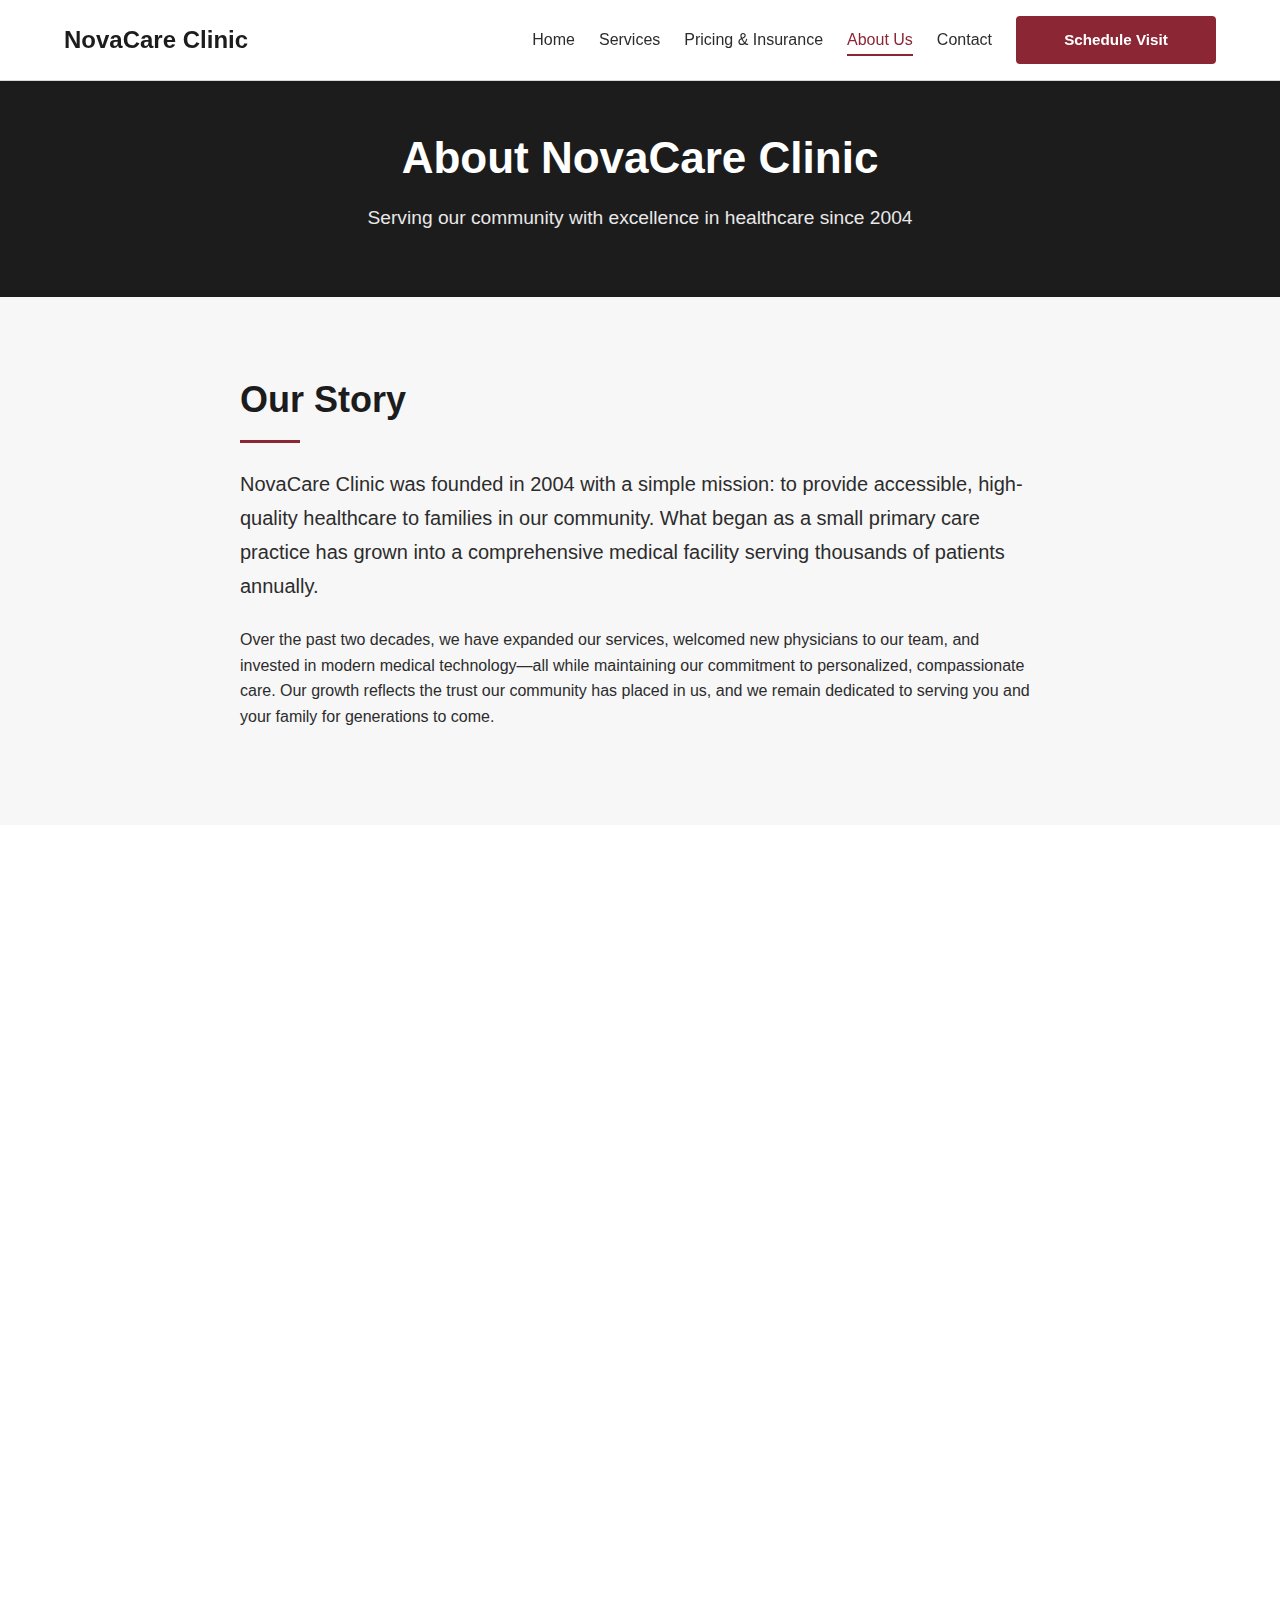
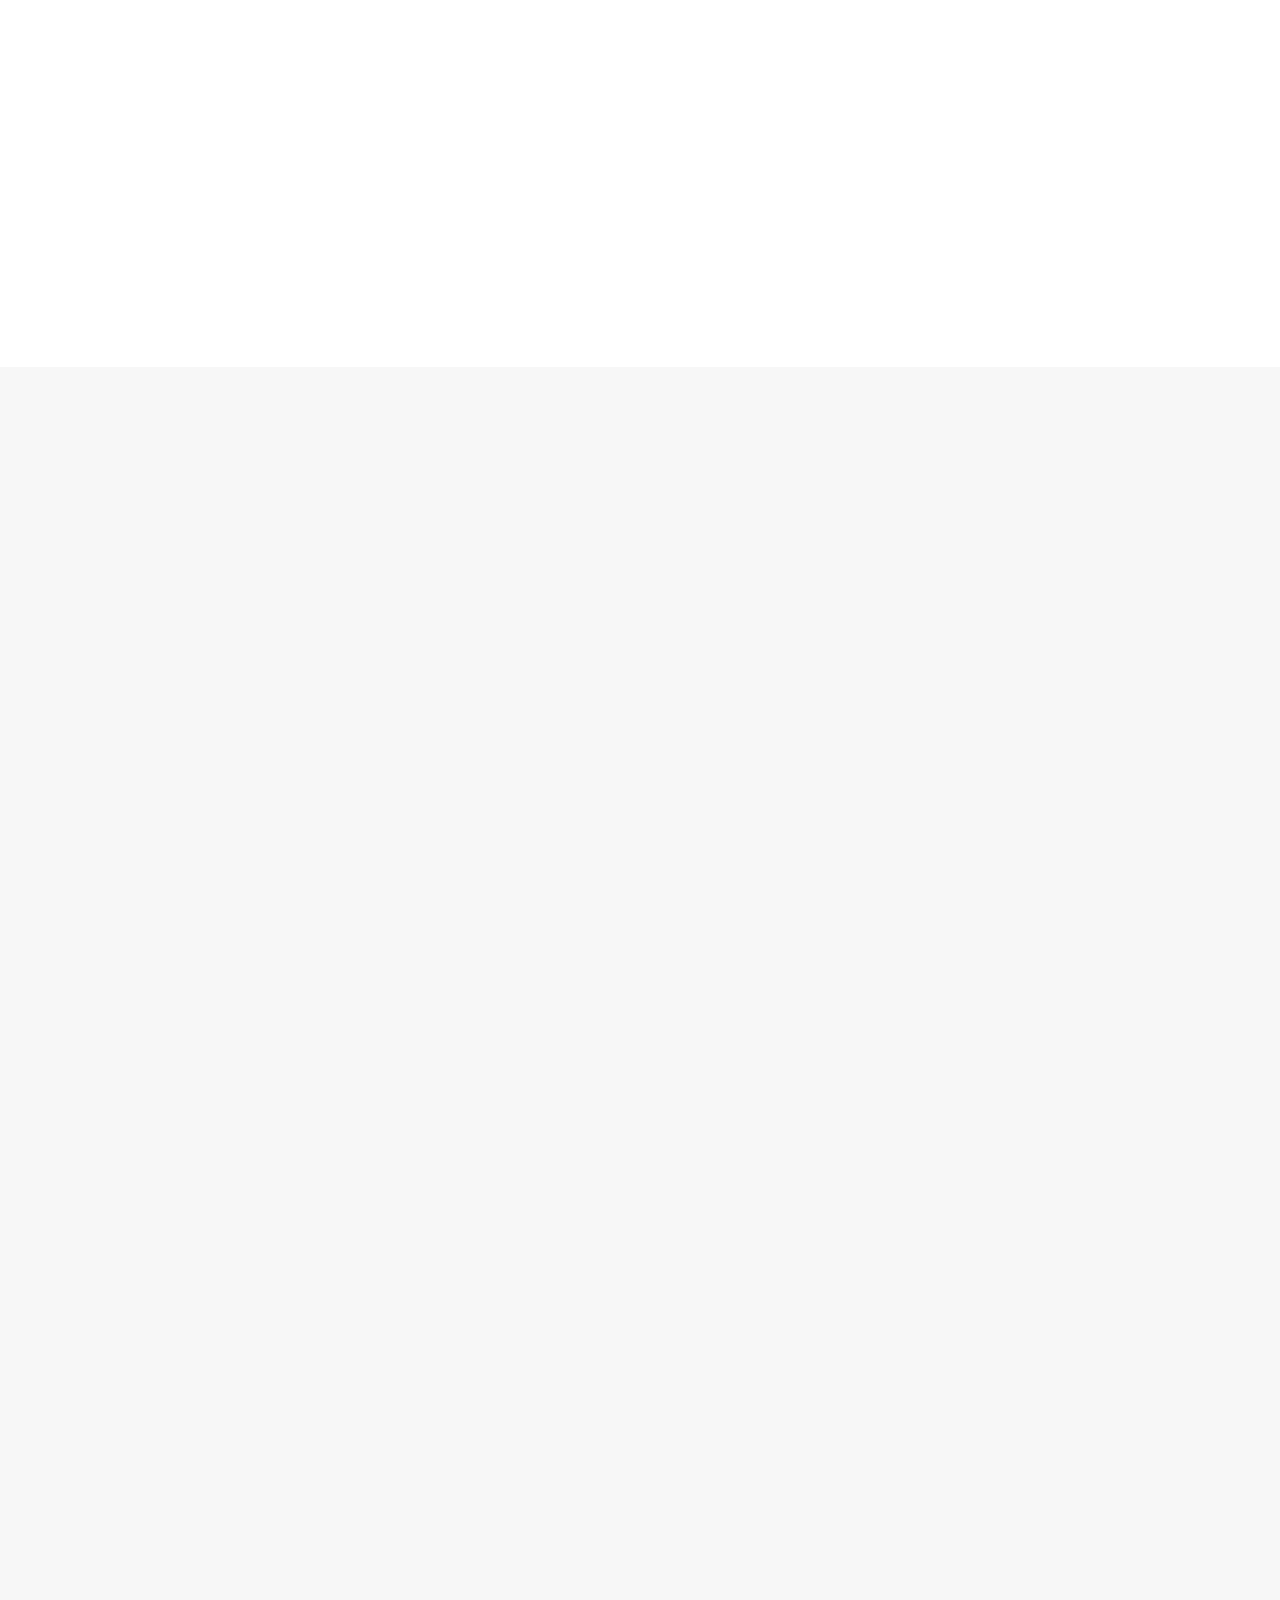
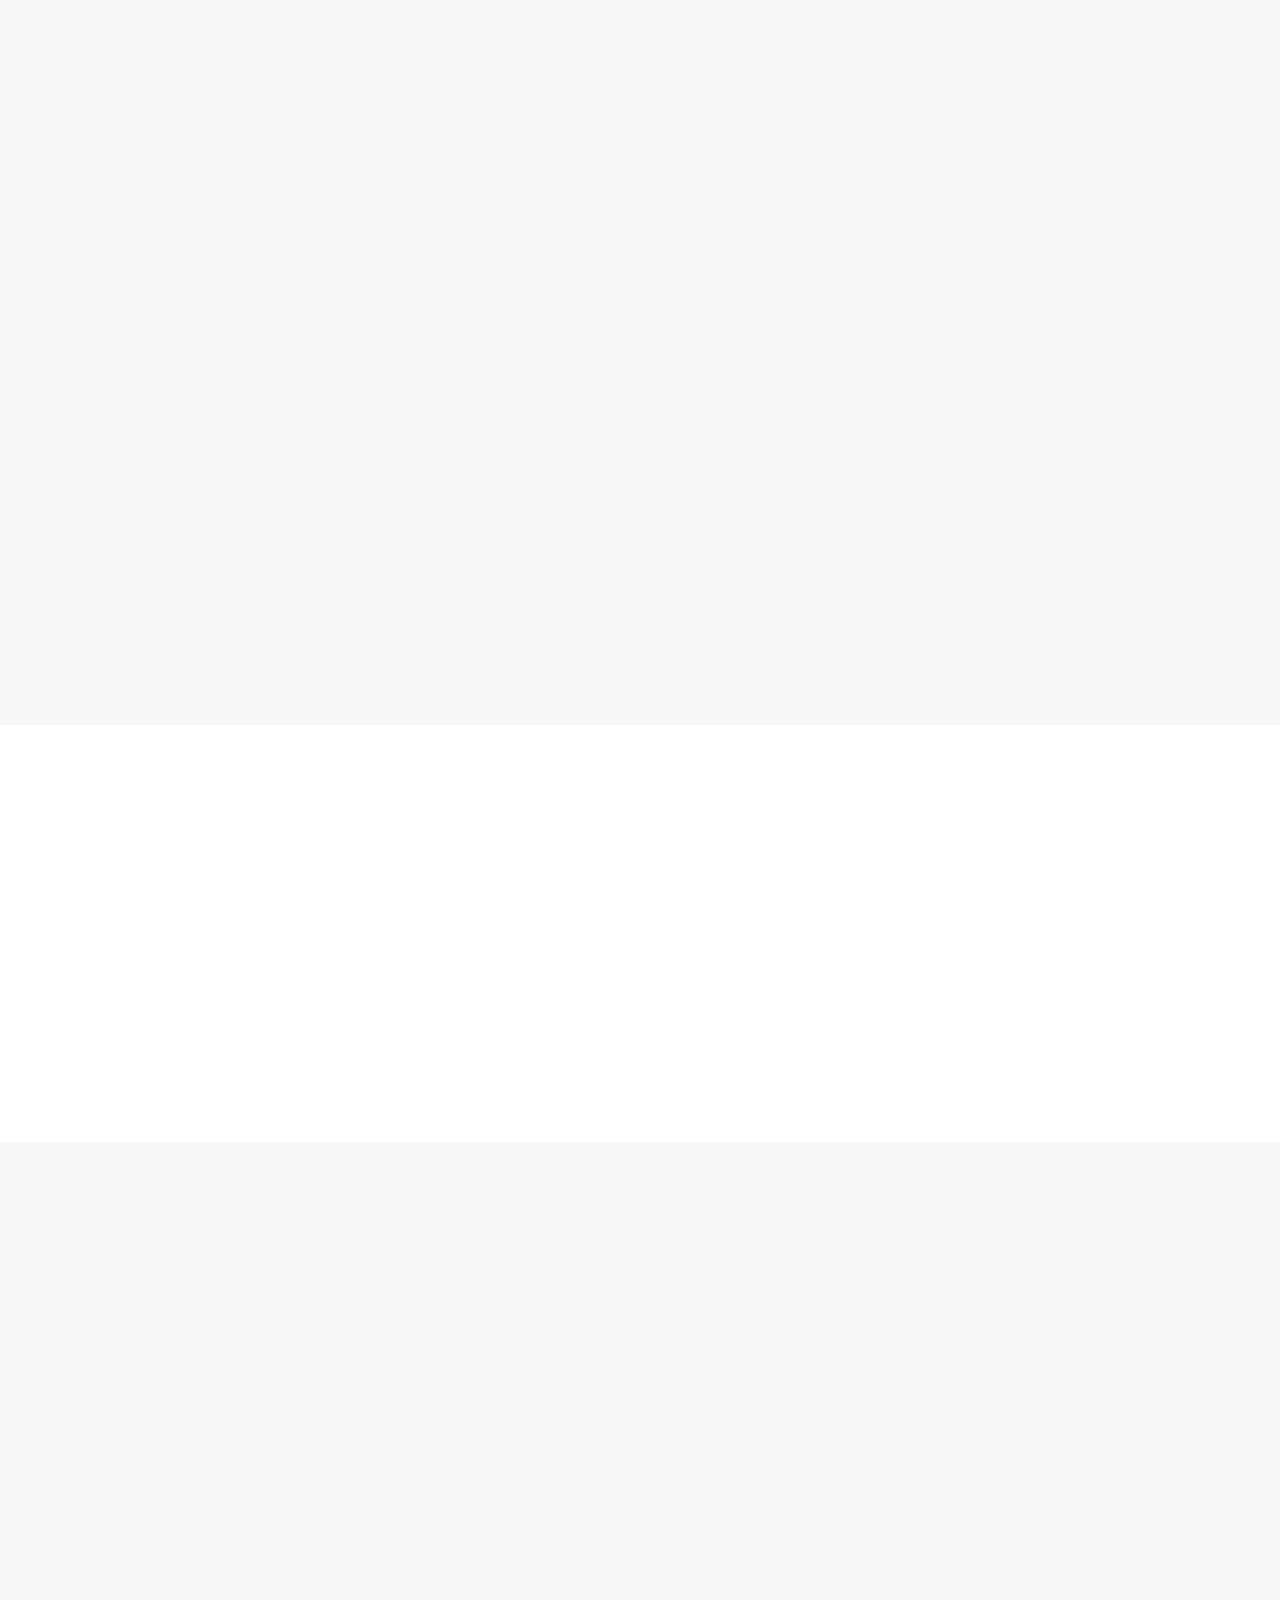
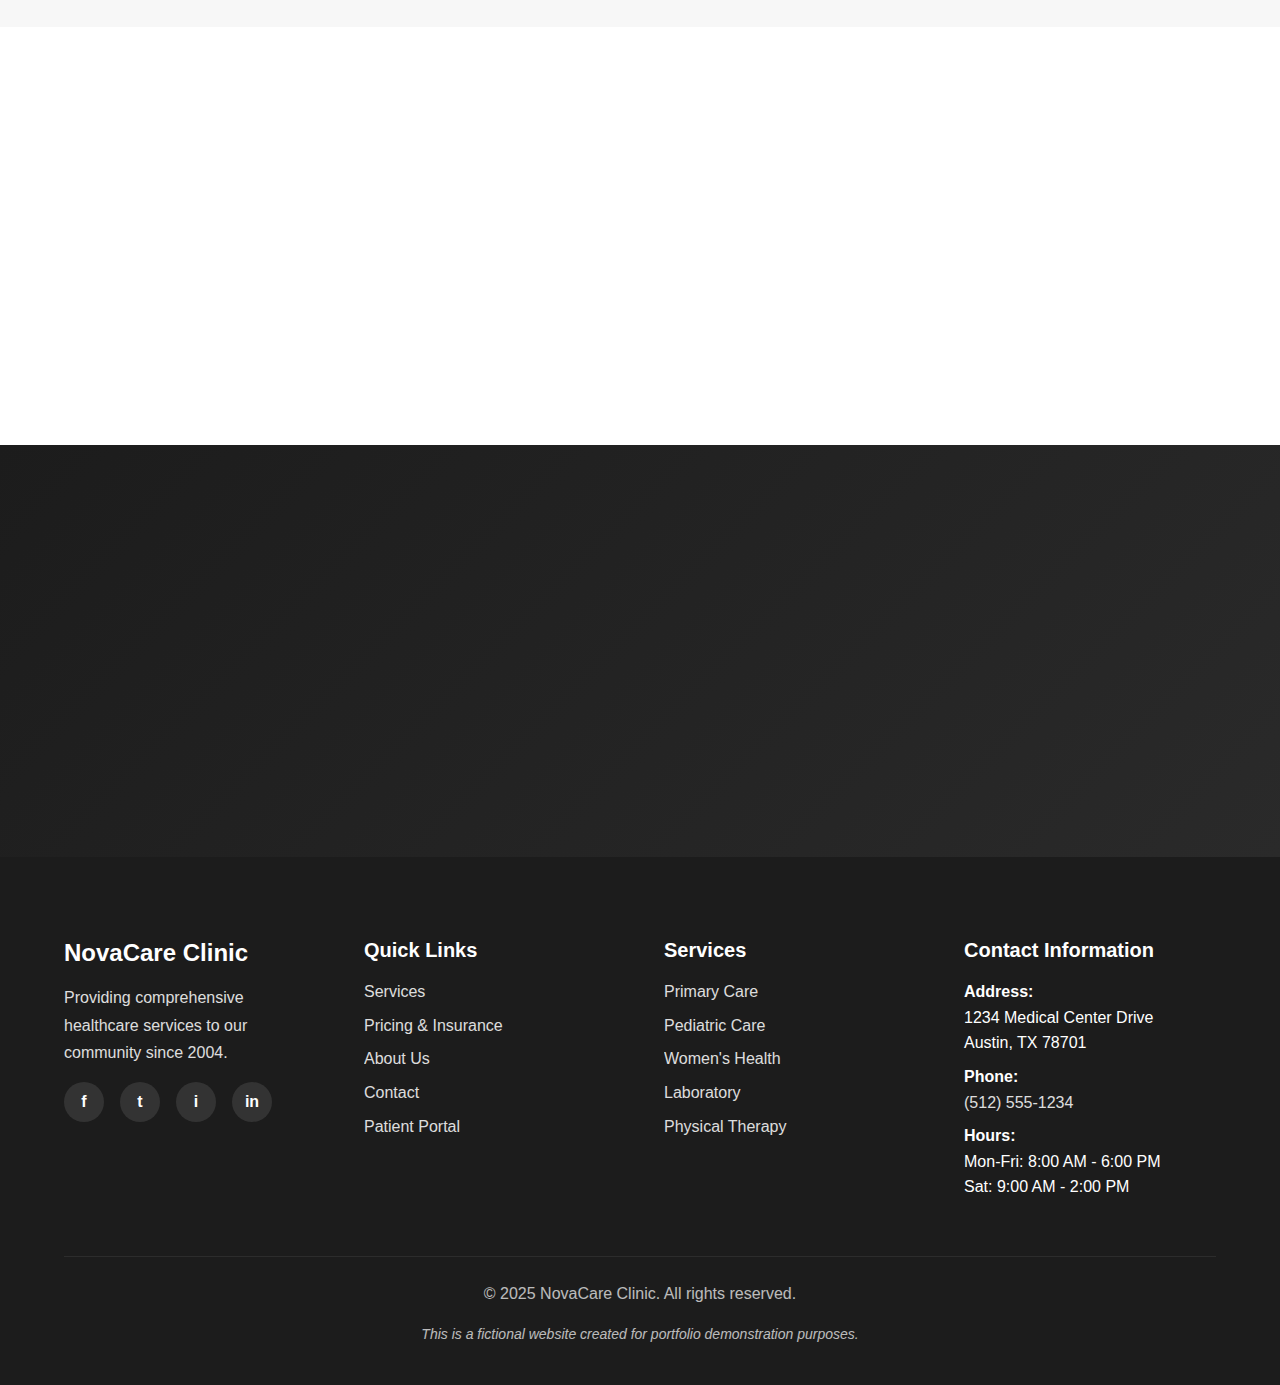
<file: about.html>
<!DOCTYPE html>
<html lang="en">
<head>
    <meta charset="UTF-8">
    <meta name="viewport" content="width=device-width, initial-scale=1.0">
    <meta name="description" content="Learn about NovaCare Clinic's mission, values, and experienced medical team serving our community since 2004.">
    <title>About Us | NovaCare Clinic</title>
    <link rel="stylesheet" href="css/styles.css">
</head>
<body>
    <!-- HEADER & NAVIGATION -->
    <header class="site-header">
        <div class="container">
            <nav class="main-nav">
                <a href="index.html" class="logo">
                    <span class="logo-text">NovaCare Clinic</span>
                </a>
                
                <button class="mobile-menu-toggle" id="mobileMenuToggle" aria-label="Toggle menu">
                    <span></span>
                    <span></span>
                    <span></span>
                </button>

                <ul class="nav-menu" id="navMenu">
                    <li><a href="index.html" class="nav-link">Home</a></li>
                    <li><a href="services.html" class="nav-link">Services</a></li>
                    <li><a href="pricing-insurance.html" class="nav-link">Pricing & Insurance</a></li>
                    <li><a href="about.html" class="nav-link active">About Us</a></li>
                    <li><a href="contact.html" class="nav-link">Contact</a></li>
                    <li><a href="contact.html#appointment" class="btn btn-primary btn-nav">Schedule Visit</a></li>
                </ul>
            </nav>
        </div>
    </header>

    <!-- PAGE HEADER -->
    <section class="page-header">
        <div class="container">
            <h1>About NovaCare Clinic</h1>
            <p class="page-subtitle">
                Serving our community with excellence in healthcare since 2004
            </p>
        </div>
    </section>

    <!-- OUR STORY -->
    <section class="section">
        <div class="container">
            <div class="content-narrow animate-on-scroll">
                <h2>Our Story</h2>
                <div class="divider-left"></div>
                <p class="lead-text">
                    NovaCare Clinic was founded in 2004 with a simple mission: to provide accessible, 
                    high-quality healthcare to families in our community. What began as a small primary 
                    care practice has grown into a comprehensive medical facility serving thousands of 
                    patients annually.
                </p>
                <p>
                    Over the past two decades, we have expanded our services, welcomed new physicians 
                    to our team, and invested in modern medical technology—all while maintaining our 
                    commitment to personalized, compassionate care. Our growth reflects the trust our 
                    community has placed in us, and we remain dedicated to serving you and your family 
                    for generations to come.
                </p>
            </div>
        </div>
    </section>

    <!-- MISSION & VALUES -->
    <section class="section bg-light">
        <div class="container">
            <div class="section-header center animate-on-scroll">
                <h2>Our Mission & Values</h2>
                <div class="divider"></div>
            </div>

            <!-- Mission Statement -->
            <div class="mission-statement animate-on-scroll">
                <p class="mission-text">
                    Our mission is to deliver compassionate, evidence-based healthcare that improves 
                    the health and wellbeing of every patient we serve. We are committed to clinical 
                    excellence, accessible care, and building lasting relationships with the families 
                    who trust us with their health.
                </p>
            </div>

            <!-- Core Values -->
            <div class="values-grid">
                <div class="value-card card-interactive animate-on-scroll">
                    <div class="value-icon">🤝</div>
                    <h3>Patient-First Care</h3>
                    <p>
                        Every treatment plan is tailored to the individual. We listen carefully, 
                        involve patients in decisions, and respect personal health goals and values.
                    </p>
                </div>

                <div class="value-card card-interactive animate-on-scroll">
                    <div class="value-icon">🎯</div>
                    <h3>Clinical Excellence</h3>
                    <p>
                        Our providers maintain board certifications, participate in continuing 
                        education, and follow evidence-based guidelines to ensure the highest 
                        standard of medical care.
                    </p>
                </div>

                <div class="value-card card-interactive animate-on-scroll">
                    <div class="value-icon">🚪</div>
                    <h3>Accessibility</h3>
                    <p>
                        Healthcare should never be out of reach. We accept most insurance plans, 
                        offer flexible payment options, and provide financial assistance to 
                        qualifying patients.
                    </p>
                </div>

                <div class="value-card card-interactive animate-on-scroll">
                    <div class="value-icon">⭐</div>
                    <h3>Integrity</h3>
                    <p>
                        We maintain the highest ethical standards, communicate honestly about 
                        diagnoses and treatment options, and provide clear information about 
                        costs and procedures.
                    </p>
                </div>
            </div>
        </div>
    </section>

    <!-- OUR TEAM -->
    <section class="section">
        <div class="container">
            <div class="section-header center animate-on-scroll">
                <h2>Our Medical Team</h2>
                <div class="divider"></div>
                <p class="section-description">
                    Board-certified physicians and healthcare professionals dedicated to your wellbeing
                </p>
            </div>

            <div class="team-grid">
                <!-- Doctor 1 -->
                <div class="doctor-profile card-interactive animate-on-scroll">
                    <div class="doctor-image-wrapper">
                        <div class="doctor-image-placeholder">
                            <!-- Placeholder for physician photo -->
                        </div>
                    </div>
                    <div class="doctor-details">
                        <h3>Medical Director</h3>
                        <p class="doctor-specialty">Family Medicine</p>
                        <p class="doctor-credentials">
                            Board Certified in Family Medicine • MD, University of Texas Medical School • 20+ years experience
                        </p>
                        <p class="doctor-bio">
                            Specializes in comprehensive family care, preventive medicine, and chronic disease 
                            management with a focus on patient education and wellness.
                        </p>
                    </div>
                </div>

                <!-- Doctor 2 -->
                <div class="doctor-profile card-interactive animate-on-scroll">
                    <div class="doctor-image-wrapper">
                        <div class="doctor-image-placeholder">
                            <!-- Placeholder for physician photo -->
                        </div>
                    </div>
                    <div class="doctor-details">
                        <h3>Internal Medicine Physician</h3>
                        <p class="doctor-specialty">Adult Primary Care</p>
                        <p class="doctor-credentials">
                            Board Certified in Internal Medicine • MD, Baylor College of Medicine • 15+ years experience
                        </p>
                        <p class="doctor-bio">
                            Provides expert care for complex medical conditions with particular expertise 
                            in diabetes management and cardiovascular health.
                        </p>
                    </div>
                </div>

                <!-- Doctor 3 -->
                <div class="doctor-profile card-interactive animate-on-scroll">
                    <div class="doctor-image-wrapper">
                        <div class="doctor-image-placeholder">
                            <!-- Placeholder for physician photo -->
                        </div>
                    </div>
                    <div class="doctor-details">
                        <h3>Pediatrician</h3>
                        <p class="doctor-specialty">Child & Adolescent Health</p>
                        <p class="doctor-credentials">
                            Board Certified in Pediatrics • MD, Dell Medical School • 12+ years experience
                        </p>
                        <p class="doctor-bio">
                            Dedicated to providing compassionate care for children from birth through 
                            adolescence with an emphasis on developmental health and family support.
                        </p>
                    </div>
                </div>

                <!-- Doctor 4 -->
                <div class="doctor-profile card-interactive animate-on-scroll">
                    <div class="doctor-image-wrapper">
                        <div class="doctor-image-placeholder">
                            <!-- Placeholder for physician photo -->
                        </div>
                    </div>
                    <div class="doctor-details">
                        <h3>Women's Health Specialist</h3>
                        <p class="doctor-specialty">Family Medicine with Women's Health Focus</p>
                        <p class="doctor-credentials">
                            Board Certified in Family Medicine • DO, University of North Texas • 14+ years experience
                        </p>
                        <p class="doctor-bio">
                            Provides comprehensive women's healthcare throughout all life stages with 
                            specialized training in prenatal care and menopause management.
                        </p>
                    </div>
                </div>

                <!-- Doctor 5 -->
                <div class="doctor-profile card-interactive animate-on-scroll">
                    <div class="doctor-image-wrapper">
                        <div class="doctor-image-placeholder">
                            <!-- Placeholder for physician photo -->
                        </div>
                    </div>
                    <div class="doctor-details">
                        <h3>Physical Therapy Director</h3>
                        <p class="doctor-specialty">Orthopedic & Sports Medicine</p>
                        <p class="doctor-credentials">
                            Doctor of Physical Therapy • Board Certified Orthopedic Specialist • 18+ years experience
                        </p>
                        <p class="doctor-bio">
                            Leads our rehabilitation department with expertise in post-surgical recovery, 
                            sports injuries, and chronic pain management.
                        </p>
                    </div>
                </div>

                <!-- Doctor 6 -->
                <div class="doctor-profile card-interactive animate-on-scroll">
                    <div class="doctor-image-wrapper">
                        <div class="doctor-image-placeholder">
                            <!-- Placeholder for physician photo -->
                        </div>
                    </div>
                    <div class="doctor-details">
                        <h3>Nurse Practitioner</h3>
                        <p class="doctor-specialty">Family Practice</p>
                        <p class="doctor-credentials">
                            Family Nurse Practitioner - Board Certified • MSN, UT Austin • 10+ years experience
                        </p>
                        <p class="doctor-bio">
                            Provides primary and urgent care services for patients of all ages with a 
                            focus on preventive health and patient education.
                        </p>
                    </div>
                </div>
            </div>
        </div>
    </section>

    <!-- SUPPORT STAFF -->
    <section class="section bg-light">
        <div class="container">
            <div class="support-team-content animate-on-scroll">
                <h2>Our Support Team</h2>
                <div class="divider-left"></div>
                <p>
                    Behind our physicians is a dedicated team of nurse practitioners, physician assistants, 
                    registered nurses, medical assistants, laboratory technicians, and administrative staff. 
                    Together, they ensure that every patient receives excellent care and support throughout 
                    their healthcare journey.
                </p>
                <p>
                    Our entire team participates in ongoing training and professional development to stay 
                    current with the latest medical practices and healthcare innovations.
                </p>
            </div>
        </div>
    </section>

    <!-- ACCREDITATIONS -->
    <section class="section">
        <div class="container">
            <div class="section-header center animate-on-scroll">
                <h2>Accreditations & Affiliations</h2>
                <div class="divider"></div>
            </div>

            <div class="accreditations-grid">
                <div class="accreditation-item animate-on-scroll">
                    <div class="accreditation-badge"></div>
                    <p>Accredited by the Joint Commission</p>
                </div>
                <div class="accreditation-item animate-on-scroll">
                    <div class="accreditation-badge"></div>
                    <p>Member, American Medical Association</p>
                </div>
                <div class="accreditation-item animate-on-scroll">
                    <div class="accreditation-badge"></div>
                    <p>Texas Medical Board Licensed</p>
                </div>
                <div class="accreditation-item animate-on-scroll">
                    <div class="accreditation-badge"></div>
                    <p>Patient-Centered Medical Home (PCMH) Recognized</p>
                </div>
            </div>
        </div>
    </section>

    <!-- COMMUNITY INVOLVEMENT -->
    <section class="section bg-light">
        <div class="container">
            <div class="community-content animate-on-scroll">
                <h2>Community Involvement</h2>
                <div class="divider-left"></div>
                <p>
                    NovaCare Clinic is proud to be an active member of our community. We participate 
                    in local health fairs, provide free health screenings, and support health education 
                    programs in schools. Our physicians regularly volunteer their time to community 
                    organizations and health initiatives.
                </p>
                <p>
                    We believe that healthy communities start with accessible, quality healthcare and 
                    education. That's why we're committed to serving not just our patients, but the 
                    entire community.
                </p>
            </div>
        </div>
    </section>

    <!-- CTA SECTION -->
    <section class="section cta-section">
        <div class="container">
            <div class="cta-content animate-on-scroll">
                <h2>Become a Patient</h2>
                <p>
                    Experience the NovaCare difference. We're accepting new patients and would be 
                    honored to serve you and your family.
                </p>
                <div class="cta-actions">
                    <a href="contact.html#appointment" class="btn btn-primary btn-large btn-interactive">Schedule Your First Visit</a>
                    <a href="contact.html" class="btn btn-outline btn-large btn-interactive">Contact Us</a>
                </div>
            </div>
        </div>
    </section>

    <!-- FOOTER -->
    <footer class="site-footer">
        <div class="container">
            <div class="footer-content">
                <div class="footer-section">
                    <h3>NovaCare Clinic</h3>
                    <p>
                        Providing comprehensive healthcare services to our community since 2004.
                    </p>
                    <div class="social-links">
                        <a href="#" aria-label="Facebook" class="social-icon">f</a>
                        <a href="#" aria-label="Twitter" class="social-icon">t</a>
                        <a href="#" aria-label="Instagram" class="social-icon">i</a>
                        <a href="#" aria-label="LinkedIn" class="social-icon">in</a>
                    </div>
                </div>

                <div class="footer-section">
                    <h4>Quick Links</h4>
                    <ul class="footer-links">
                        <li><a href="services.html">Services</a></li>
                        <li><a href="pricing-insurance.html">Pricing & Insurance</a></li>
                        <li><a href="about.html">About Us</a></li>
                        <li><a href="contact.html">Contact</a></li>
                        <li><a href="#">Patient Portal</a></li>
                    </ul>
                </div>

                <div class="footer-section">
                    <h4>Services</h4>
                    <ul class="footer-links">
                        <li><a href="services.html#primary-care">Primary Care</a></li>
                        <li><a href="services.html#pediatrics">Pediatric Care</a></li>
                        <li><a href="services.html#womens-health">Women's Health</a></li>
                        <li><a href="services.html#laboratory">Laboratory</a></li>
                        <li><a href="services.html#physical-therapy">Physical Therapy</a></li>
                    </ul>
                </div>

                <div class="footer-section">
                    <h4>Contact Information</h4>
                    <ul class="footer-contact">
                        <li>
                            <strong>Address:</strong><br>
                            1234 Medical Center Drive<br>
                            Austin, TX 78701
                        </li>
                        <li>
                            <strong>Phone:</strong><br>
                            <a href="tel:+15125551234">(512) 555-1234</a>
                        </li>
                        <li>
                            <strong>Hours:</strong><br>
                            Mon-Fri: 8:00 AM - 6:00 PM<br>
                            Sat: 9:00 AM - 2:00 PM
                        </li>
                    </ul>
                </div>
            </div>

            <div class="footer-bottom">
                <p>&copy; 2025 NovaCare Clinic. All rights reserved.</p>
                <p class="footer-disclaimer">
                    This is a fictional website created for portfolio demonstration purposes.
                </p>
            </div>
        </div>
    </footer>

    <script src="js/main.js"></script>
</body>
</html>
</file>
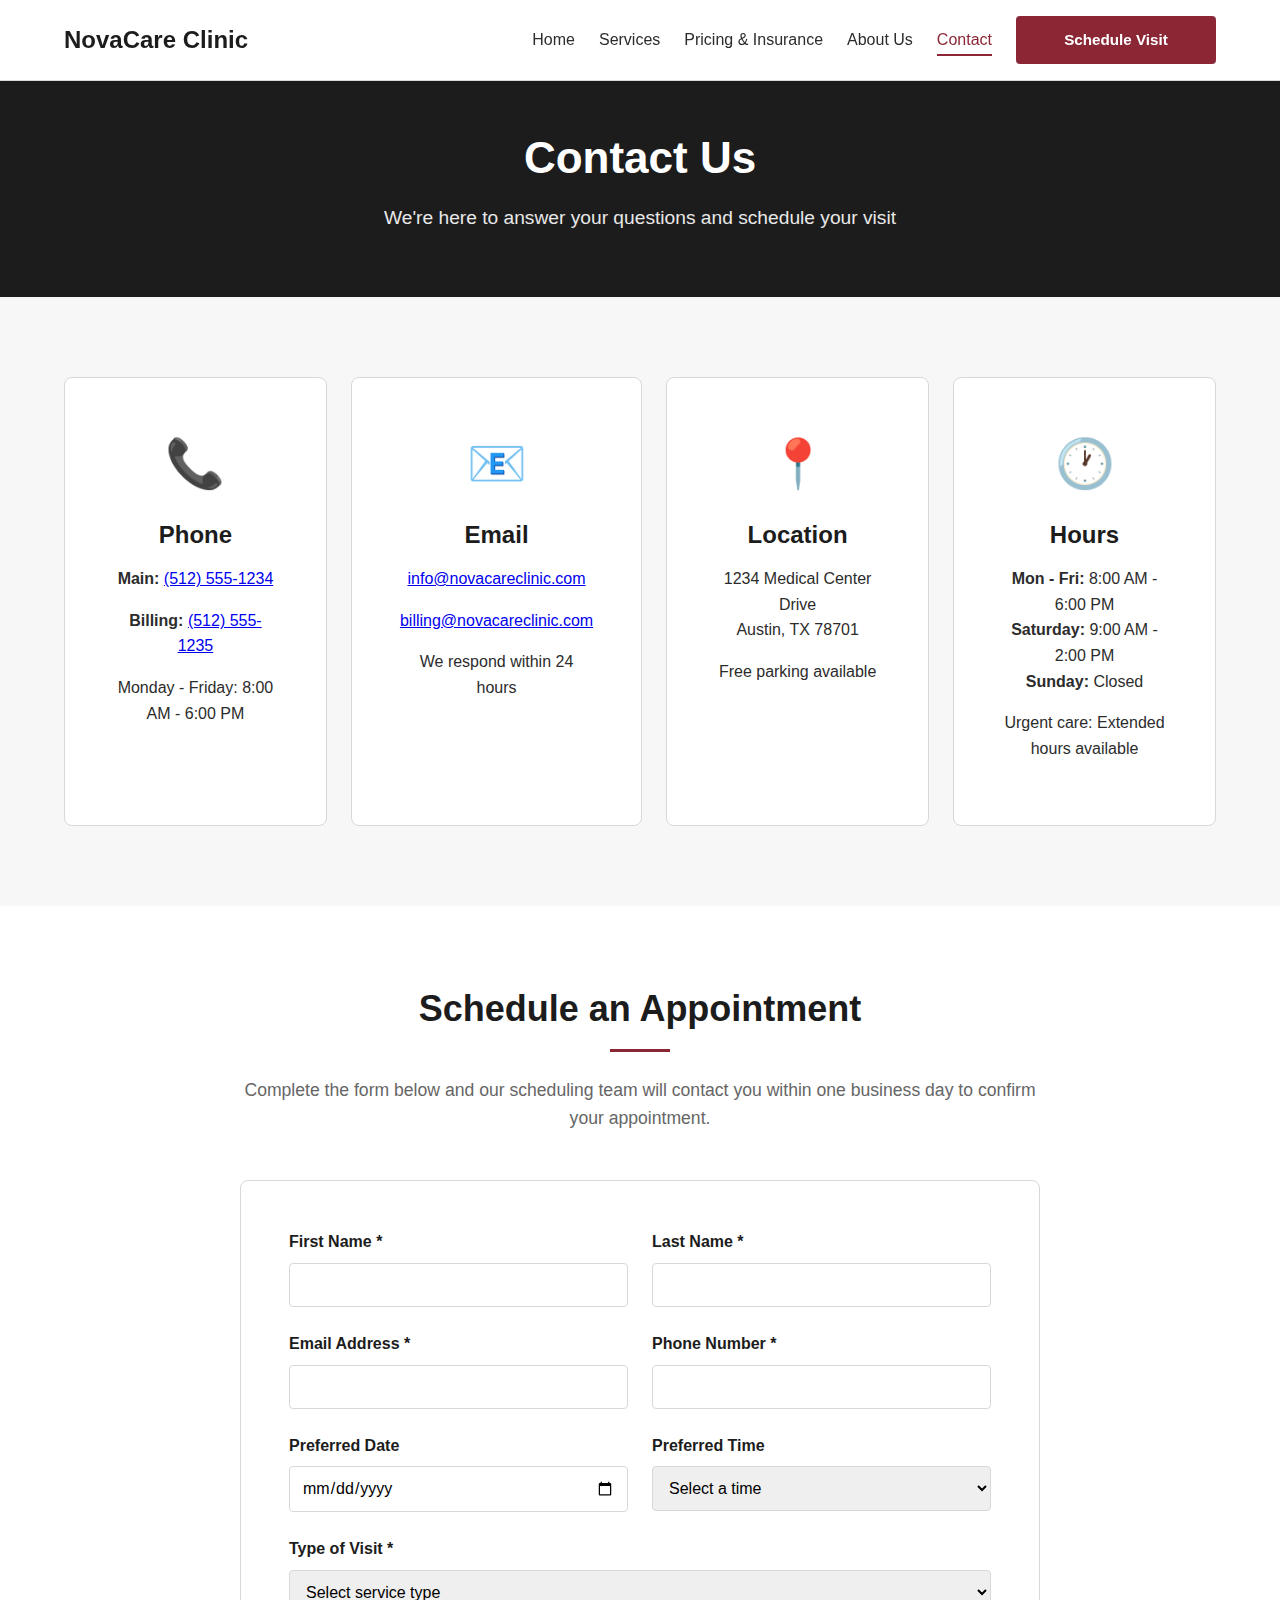
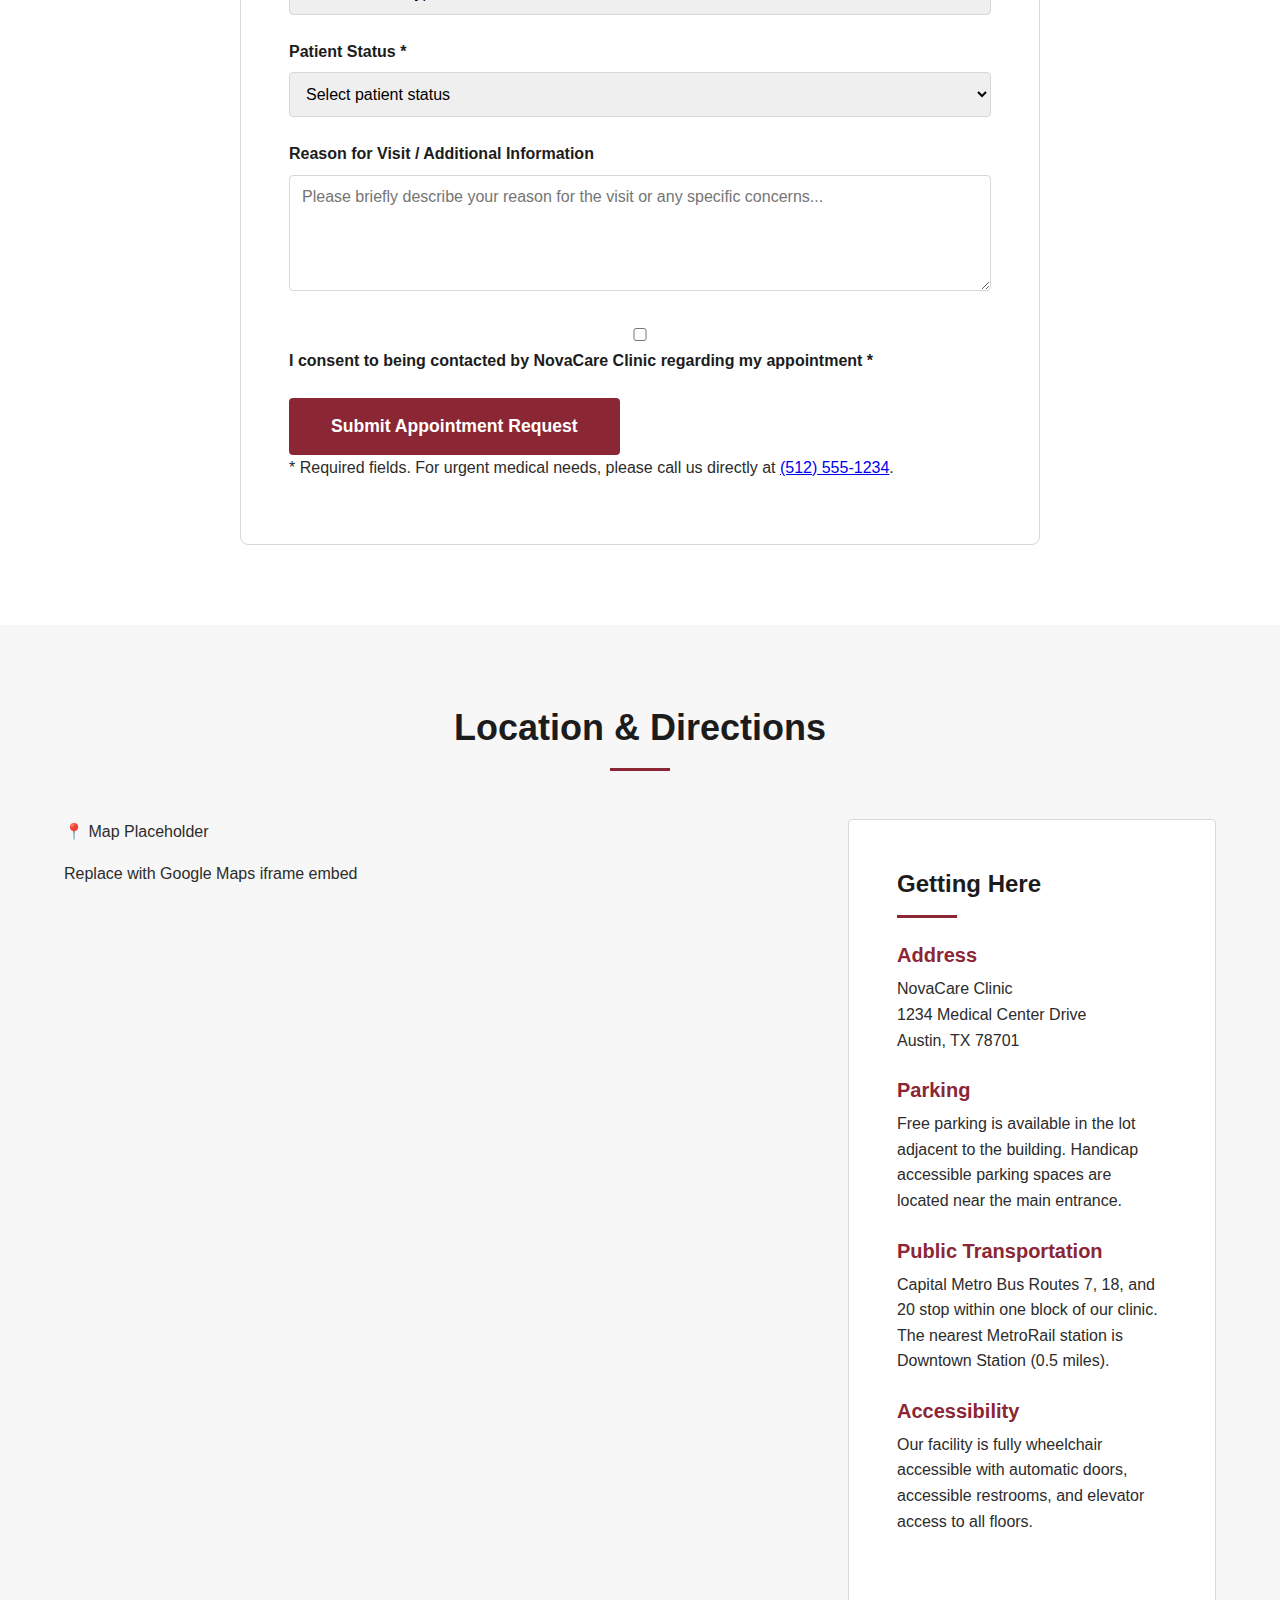
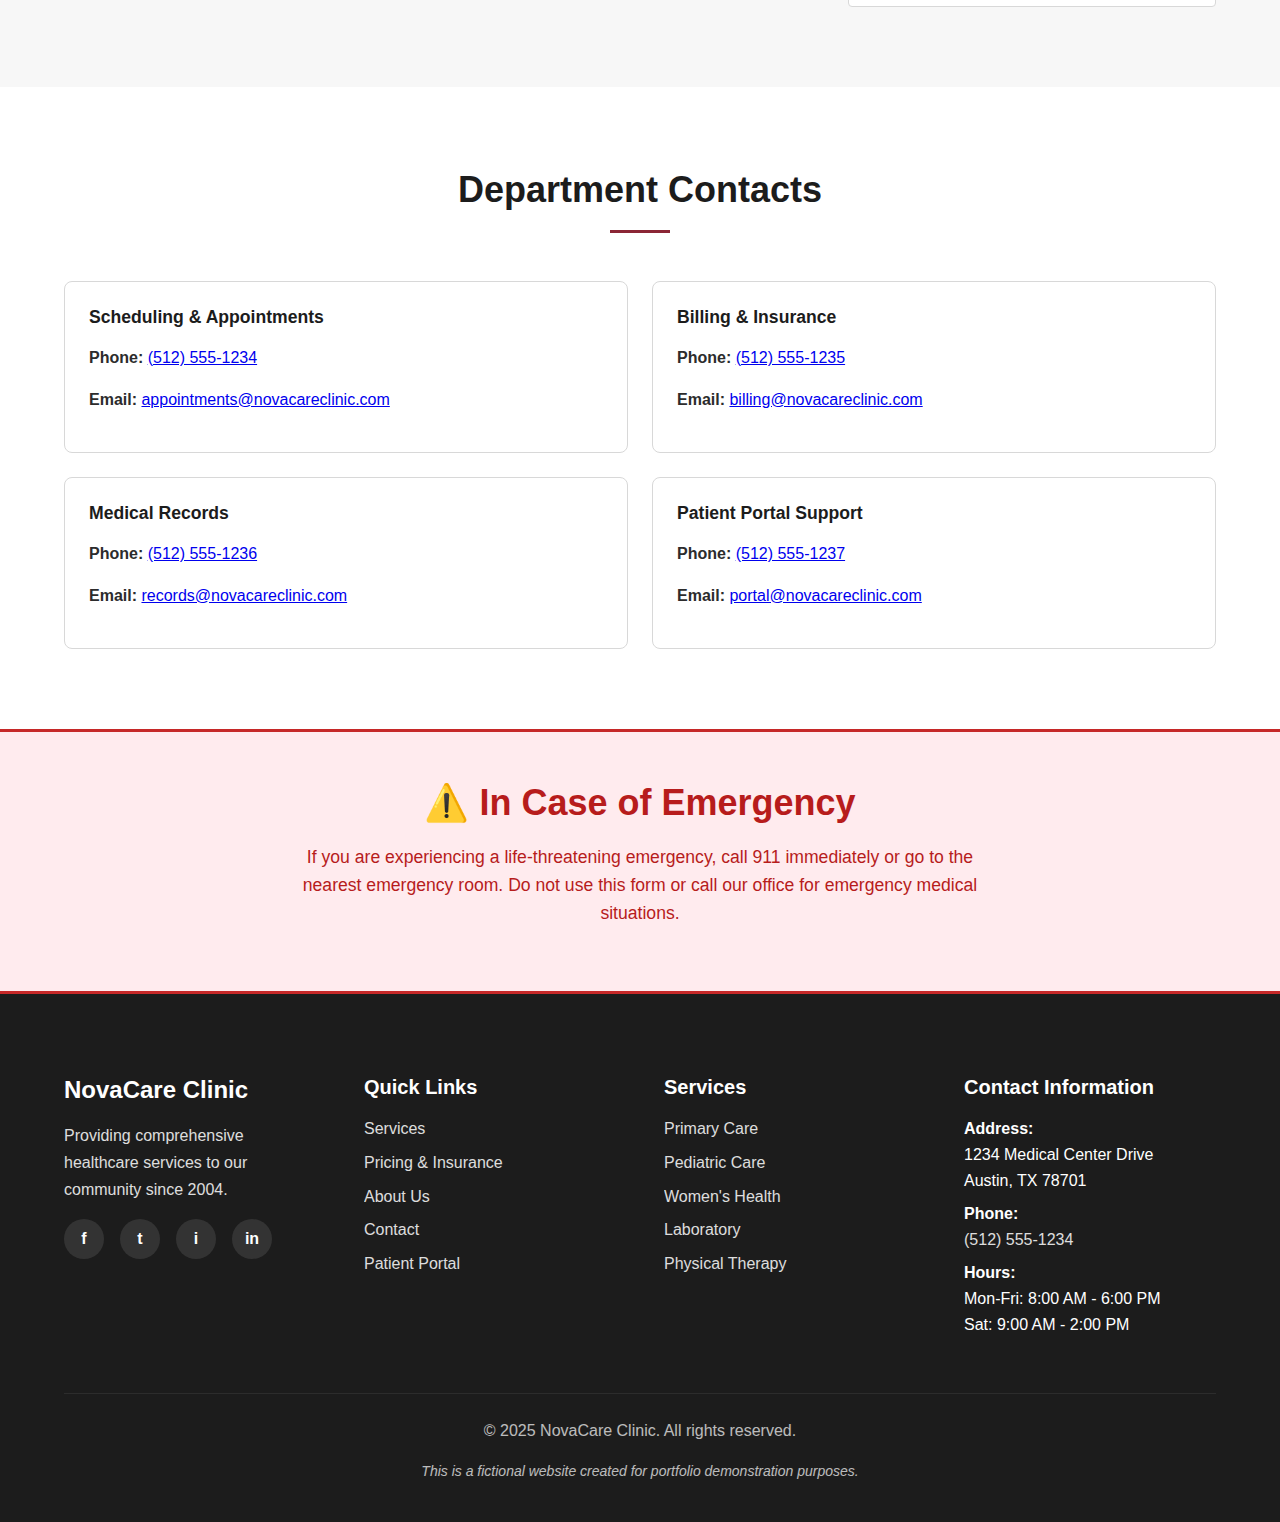
<file: contact.html>
<!DOCTYPE html>
<html lang="en">
<head>
    <meta charset="UTF-8">
    <meta name="viewport" content="width=device-width, initial-scale=1.0">
    <meta name="description" content="Contact NovaCare Clinic to schedule an appointment or reach our team. Walk-ins welcome for urgent care.">
    <title>Contact Us | NovaCare Clinic</title>
    <link rel="stylesheet" href="css/styles.css">
</head>
<body>
    <!-- HEADER & NAVIGATION -->
    <header class="site-header">
        <div class="container">
            <nav class="main-nav">
                <a href="index.html" class="logo">
                    <span class="logo-text">NovaCare Clinic</span>
                </a>
                
                <button class="mobile-menu-toggle" id="mobileMenuToggle" aria-label="Toggle menu">
                    <span></span>
                    <span></span>
                    <span></span>
                </button>

                <ul class="nav-menu" id="navMenu">
                    <li><a href="index.html" class="nav-link">Home</a></li>
                    <li><a href="services.html" class="nav-link">Services</a></li>
                    <li><a href="pricing-insurance.html" class="nav-link">Pricing & Insurance</a></li>
                    <li><a href="about.html" class="nav-link">About Us</a></li>
                    <li><a href="contact.html" class="nav-link active">Contact</a></li>
                    <li><a href="contact.html#appointment" class="btn btn-primary btn-nav">Schedule Visit</a></li>
                </ul>
            </nav>
        </div>
    </header>

    <!-- PAGE HEADER -->
    <section class="page-header">
        <div class="container">
            <h1>Contact Us</h1>
            <p class="page-subtitle">
                We're here to answer your questions and schedule your visit
            </p>
        </div>
    </section>

    <!-- CONTACT INFO GRID -->
    <section class="section">
        <div class="container">
            <div class="contact-info-grid">
                <div class="contact-card fade-in">
                    <div class="contact-icon">📞</div>
                    <h3>Phone</h3>
                    <p><strong>Main:</strong> <a href="tel:+15125551234">(512) 555-1234</a></p>
                    <p><strong>Billing:</strong> <a href="tel:+15125551235">(512) 555-1235</a></p>
                    <p class="contact-note">Monday - Friday: 8:00 AM - 6:00 PM</p>
                </div>

                <div class="contact-card fade-in">
                    <div class="contact-icon">📧</div>
                    <h3>Email</h3>
                    <p><a href="mailto:info@novacareclinic.com">info@novacareclinic.com</a></p>
                    <p><a href="mailto:billing@novacareclinic.com">billing@novacareclinic.com</a></p>
                    <p class="contact-note">We respond within 24 hours</p>
                </div>

                <div class="contact-card fade-in">
                    <div class="contact-icon">📍</div>
                    <h3>Location</h3>
                    <p>
                        1234 Medical Center Drive<br>
                        Austin, TX 78701
                    </p>
                    <p class="contact-note">Free parking available</p>
                </div>

                <div class="contact-card fade-in">
                    <div class="contact-icon">🕐</div>
                    <h3>Hours</h3>
                    <p>
                        <strong>Mon - Fri:</strong> 8:00 AM - 6:00 PM<br>
                        <strong>Saturday:</strong> 9:00 AM - 2:00 PM<br>
                        <strong>Sunday:</strong> Closed
                    </p>
                    <p class="contact-note">Urgent care: Extended hours available</p>
                </div>
            </div>
        </div>
    </section>

    <!-- APPOINTMENT FORM -->
    <section class="section bg-light" id="appointment">
        <div class="container">
            <div class="section-header center">
                <h2>Schedule an Appointment</h2>
                <div class="divider"></div>
                <p class="section-description">
                    Complete the form below and our scheduling team will contact you within 
                    one business day to confirm your appointment.
                </p>
            </div>

            <div class="form-wrapper">
                <form id="appointmentForm" class="appointment-form">
                    <div class="success-message" id="successMessage">
                        <p><strong>Thank you!</strong> Your appointment request has been received. 
                        Our team will contact you shortly to confirm your appointment.</p>
                    </div>

                    <div class="form-row">
                        <div class="form-group">
                            <label for="firstName">First Name *</label>
                            <input type="text" id="firstName" name="firstName" required>
                            <span class="error-message" id="firstNameError"></span>
                        </div>

                        <div class="form-group">
                            <label for="lastName">Last Name *</label>
                            <input type="text" id="lastName" name="lastName" required>
                            <span class="error-message" id="lastNameError"></span>
                        </div>
                    </div>

                    <div class="form-row">
                        <div class="form-group">
                            <label for="email">Email Address *</label>
                            <input type="email" id="email" name="email" required>
                            <span class="error-message" id="emailError"></span>
                        </div>

                        <div class="form-group">
                            <label for="phone">Phone Number *</label>
                            <input type="tel" id="phone" name="phone" required>
                            <span class="error-message" id="phoneError"></span>
                        </div>
                    </div>

                    <div class="form-row">
                        <div class="form-group">
                            <label for="datePreference">Preferred Date</label>
                            <input type="date" id="datePreference" name="datePreference">
                        </div>

                        <div class="form-group">
                            <label for="timePreference">Preferred Time</label>
                            <select id="timePreference" name="timePreference">
                                <option value="">Select a time</option>
                                <option value="morning">Morning (8:00 AM - 12:00 PM)</option>
                                <option value="afternoon">Afternoon (12:00 PM - 4:00 PM)</option>
                                <option value="evening">Evening (4:00 PM - 6:00 PM)</option>
                            </select>
                        </div>
                    </div>

                    <div class="form-group">
                        <label for="serviceType">Type of Visit *</label>
                        <select id="serviceType" name="serviceType" required>
                            <option value="">Select service type</option>
                            <option value="primary-care">Primary Care</option>
                            <option value="pediatrics">Pediatric Care</option>
                            <option value="womens-health">Women's Health</option>
                            <option value="physical-therapy">Physical Therapy</option>
                            <option value="urgent-care">Urgent Care</option>
                            <option value="annual-physical">Annual Physical</option>
                            <option value="follow-up">Follow-up Visit</option>
                        </select>
                        <span class="error-message" id="serviceTypeError"></span>
                    </div>

                    <div class="form-group">
                        <label for="patientType">Patient Status *</label>
                        <select id="patientType" name="patientType" required>
                            <option value="">Select patient status</option>
                            <option value="new">New Patient</option>
                            <option value="existing">Existing Patient</option>
                        </select>
                        <span class="error-message" id="patientTypeError"></span>
                    </div>

                    <div class="form-group">
                        <label for="message">Reason for Visit / Additional Information</label>
                        <textarea id="message" name="message" rows="5" 
                            placeholder="Please briefly describe your reason for the visit or any specific concerns..."></textarea>
                    </div>

                    <div class="form-group checkbox-group">
                        <label class="checkbox-label">
                            <input type="checkbox" id="consent" name="consent" required>
                            <span>I consent to being contacted by NovaCare Clinic regarding my appointment *</span>
                        </label>
                        <span class="error-message" id="consentError"></span>
                    </div>

                    <button type="submit" class="btn btn-primary btn-large">Submit Appointment Request</button>

                    <p class="form-note">
                        * Required fields. For urgent medical needs, please call us directly at 
                        <a href="tel:+15125551234">(512) 555-1234</a>.
                    </p>
                </form>
            </div>
        </div>
    </section>

    <!-- MAP & DIRECTIONS -->
    <section class="section">
        <div class="container">
            <div class="section-header center">
                <h2>Location & Directions</h2>
                <div class="divider"></div>
            </div>

            <div class="map-section">
                <div class="map-placeholder">
                    <!-- Google Maps embed would go here -->
                    <div class="map-placeholder-content">
                        <p>📍 Map Placeholder</p>
                        <p class="map-note">Replace with Google Maps iframe embed</p>
                    </div>
                </div>

                <div class="directions-info">
                    <h3>Getting Here</h3>
                    <div class="divider-left"></div>
                    
                    <div class="directions-section">
                        <h4>Address</h4>
                        <p>
                            NovaCare Clinic<br>
                            1234 Medical Center Drive<br>
                            Austin, TX 78701
                        </p>
                    </div>

                    <div class="directions-section">
                        <h4>Parking</h4>
                        <p>
                            Free parking is available in the lot adjacent to the building. 
                            Handicap accessible parking spaces are located near the main entrance.
                        </p>
                    </div>

                    <div class="directions-section">
                        <h4>Public Transportation</h4>
                        <p>
                            Capital Metro Bus Routes 7, 18, and 20 stop within one block of our clinic. 
                            The nearest MetroRail station is Downtown Station (0.5 miles).
                        </p>
                    </div>

                    <div class="directions-section">
                        <h4>Accessibility</h4>
                        <p>
                            Our facility is fully wheelchair accessible with automatic doors, 
                            accessible restrooms, and elevator access to all floors.
                        </p>
                    </div>
                </div>
            </div>
        </div>
    </section>

    <!-- DEPARTMENTS -->
    <section class="section bg-light">
        <div class="container">
            <div class="section-header center">
                <h2>Department Contacts</h2>
                <div class="divider"></div>
            </div>

            <div class="departments-grid">
                <div class="department-card">
                    <h3>Scheduling & Appointments</h3>
                    <p><strong>Phone:</strong> <a href="tel:+15125551234">(512) 555-1234</a></p>
                    <p><strong>Email:</strong> <a href="mailto:appointments@novacareclinic.com">appointments@novacareclinic.com</a></p>
                </div>

                <div class="department-card">
                    <h3>Billing & Insurance</h3>
                    <p><strong>Phone:</strong> <a href="tel:+15125551235">(512) 555-1235</a></p>
                    <p><strong>Email:</strong> <a href="mailto:billing@novacareclinic.com">billing@novacareclinic.com</a></p>
                </div>

                <div class="department-card">
                    <h3>Medical Records</h3>
                    <p><strong>Phone:</strong> <a href="tel:+15125551236">(512) 555-1236</a></p>
                    <p><strong>Email:</strong> <a href="mailto:records@novacareclinic.com">records@novacareclinic.com</a></p>
                </div>

                <div class="department-card">
                    <h3>Patient Portal Support</h3>
                    <p><strong>Phone:</strong> <a href="tel:+15125551237">(512) 555-1237</a></p>
                    <p><strong>Email:</strong> <a href="mailto:portal@novacareclinic.com">portal@novacareclinic.com</a></p>
                </div>
            </div>
        </div>
    </section>

    <!-- EMERGENCY NOTICE -->
    <section class="section emergency-notice">
        <div class="container">
            <div class="emergency-content">
                <h2>⚠️ In Case of Emergency</h2>
                <p>
                    If you are experiencing a life-threatening emergency, call 911 immediately 
                    or go to the nearest emergency room. Do not use this form or call our office 
                    for emergency medical situations.
                </p>
            </div>
        </div>
    </section>

    <!-- FOOTER -->
    <footer class="site-footer">
        <div class="container">
            <div class="footer-content">
                <div class="footer-section">
                    <h3>NovaCare Clinic</h3>
                    <p>
                        Providing comprehensive healthcare services to our community since 2004.
                    </p>
                    <div class="social-links">
                        <a href="#" aria-label="Facebook" class="social-icon">f</a>
                        <a href="#" aria-label="Twitter" class="social-icon">t</a>
                        <a href="#" aria-label="Instagram" class="social-icon">i</a>
                        <a href="#" aria-label="LinkedIn" class="social-icon">in</a>
                    </div>
                </div>

                <div class="footer-section">
                    <h4>Quick Links</h4>
                    <ul class="footer-links">
                        <li><a href="services.html">Services</a></li>
                        <li><a href="pricing-insurance.html">Pricing & Insurance</a></li>
                        <li><a href="about.html">About Us</a></li>
                        <li><a href="contact.html">Contact</a></li>
                        <li><a href="#">Patient Portal</a></li>
                    </ul>
                </div>

                <div class="footer-section">
                    <h4>Services</h4>
                    <ul class="footer-links">
                        <li><a href="services.html#primary-care">Primary Care</a></li>
                        <li><a href="services.html#pediatrics">Pediatric Care</a></li>
                        <li><a href="services.html#womens-health">Women's Health</a></li>
                        <li><a href="services.html#laboratory">Laboratory</a></li>
                        <li><a href="services.html#physical-therapy">Physical Therapy</a></li>
                    </ul>
                </div>

                <div class="footer-section">
                    <h4>Contact Information</h4>
                    <ul class="footer-contact">
                        <li>
                            <strong>Address:</strong><br>
                            1234 Medical Center Drive<br>
                            Austin, TX 78701
                        </li>
                        <li>
                            <strong>Phone:</strong><br>
                            <a href="tel:+15125551234">(512) 555-1234</a>
                        </li>
                        <li>
                            <strong>Hours:</strong><br>
                            Mon-Fri: 8:00 AM - 6:00 PM<br>
                            Sat: 9:00 AM - 2:00 PM
                        </li>
                    </ul>
                </div>
            </div>

            <div class="footer-bottom">
                <p>&copy; 2025 NovaCare Clinic. All rights reserved.</p>
                <p class="footer-disclaimer">
                    This is a fictional website created for portfolio demonstration purposes.
                </p>
            </div>
        </div>
    </footer>

    <script src="js/main.js"></script>
</body>
</html>
</file>
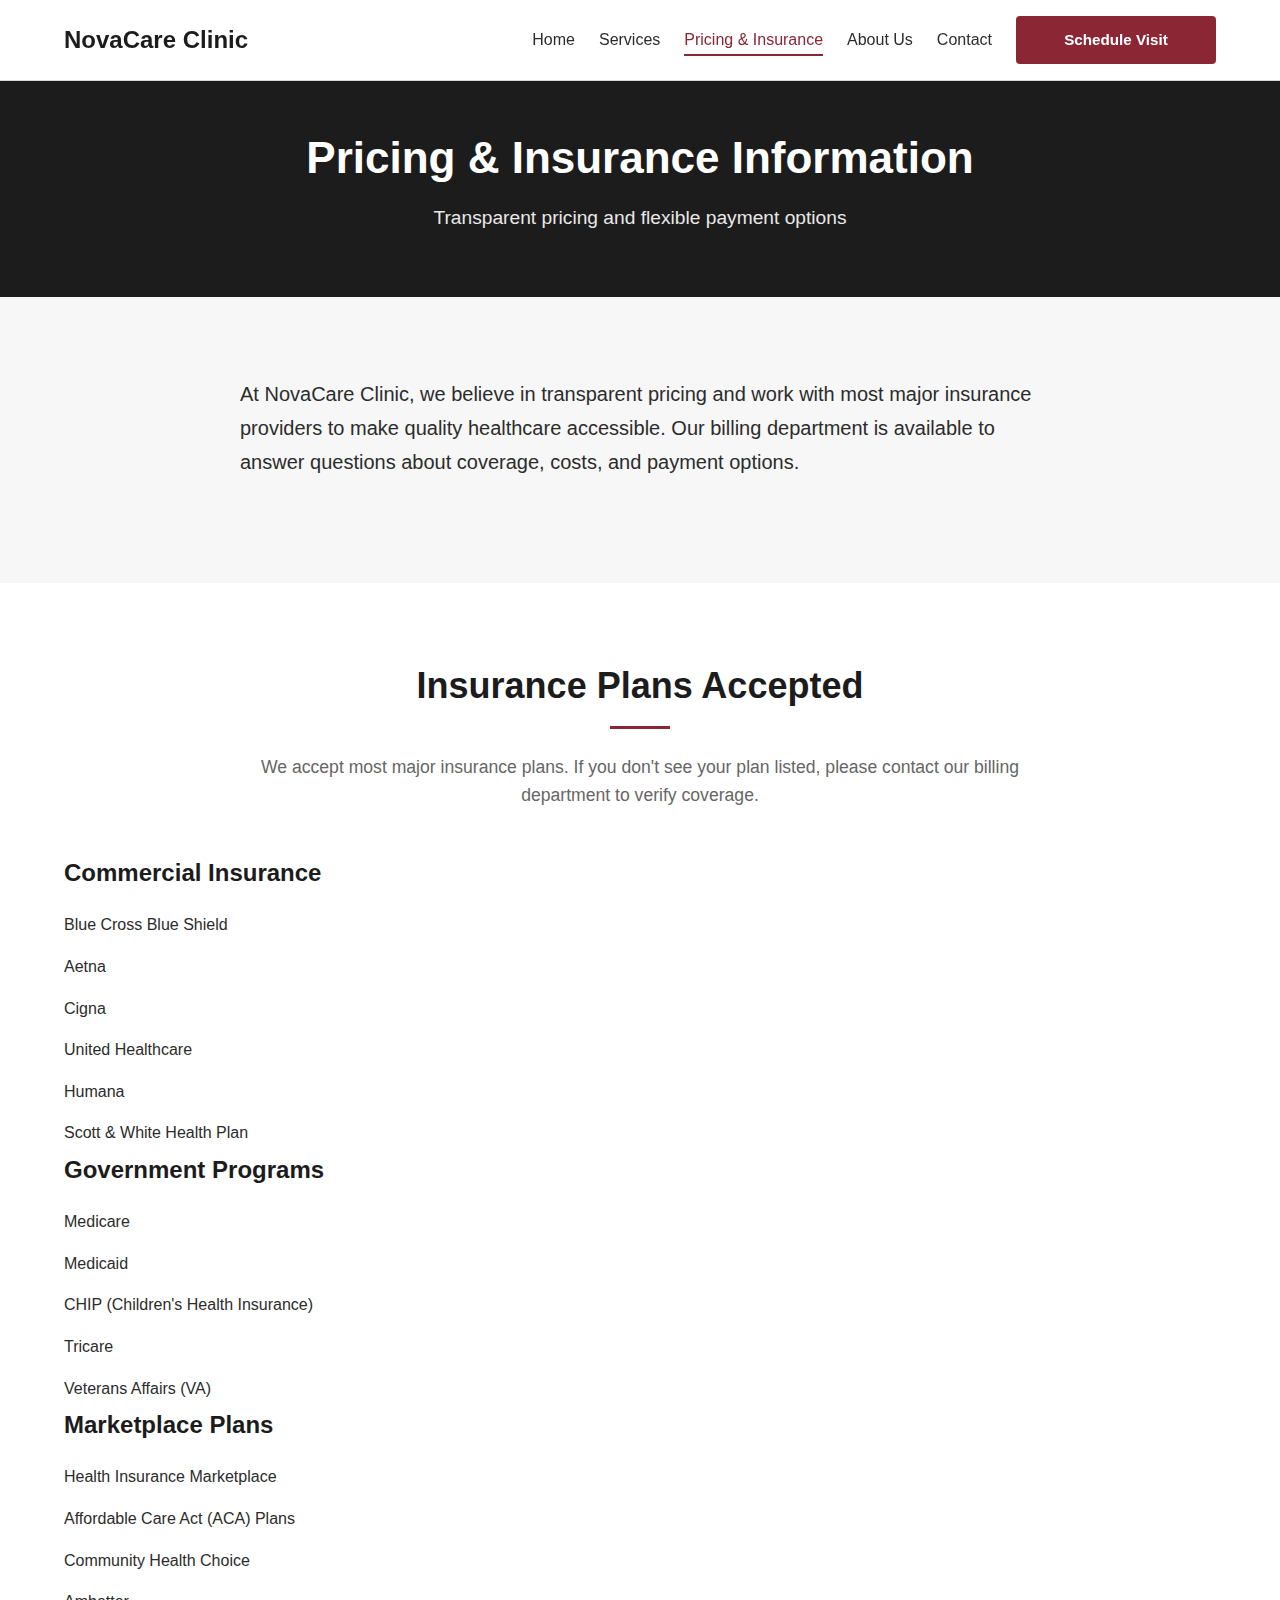
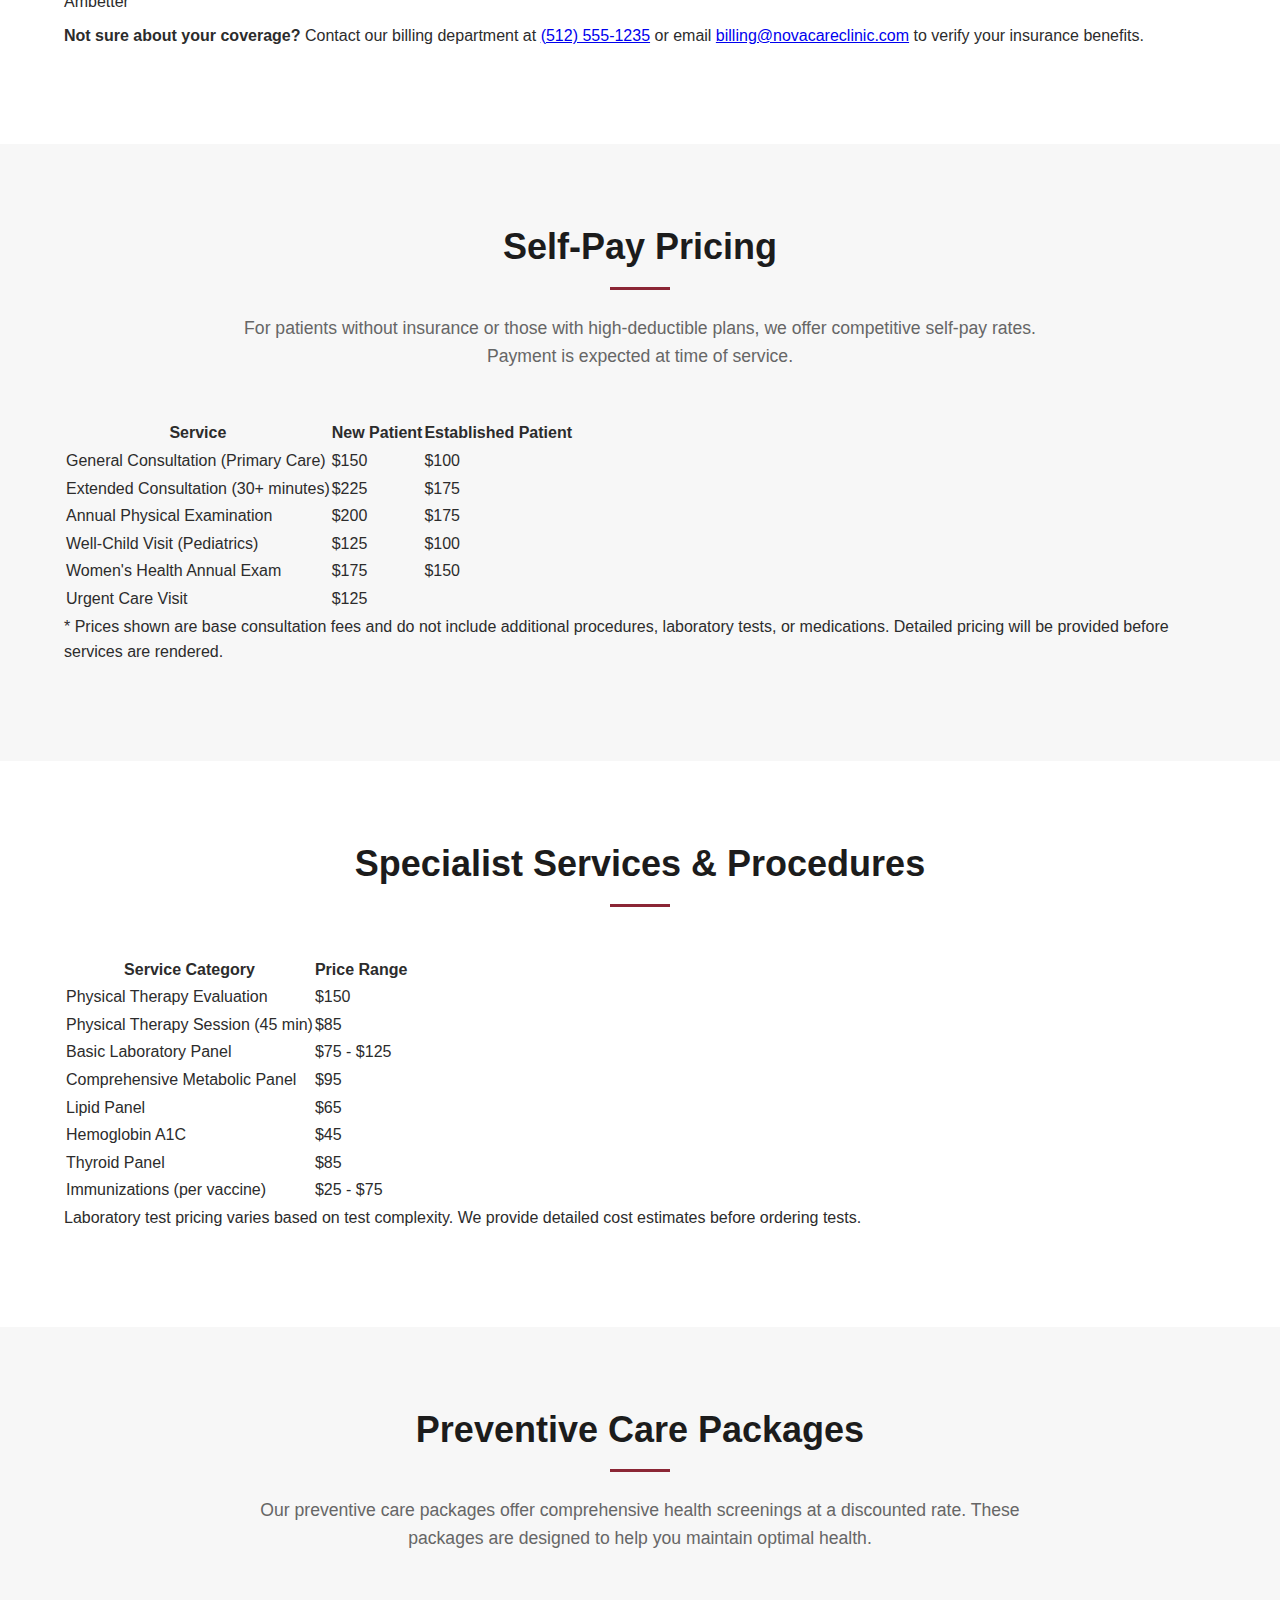
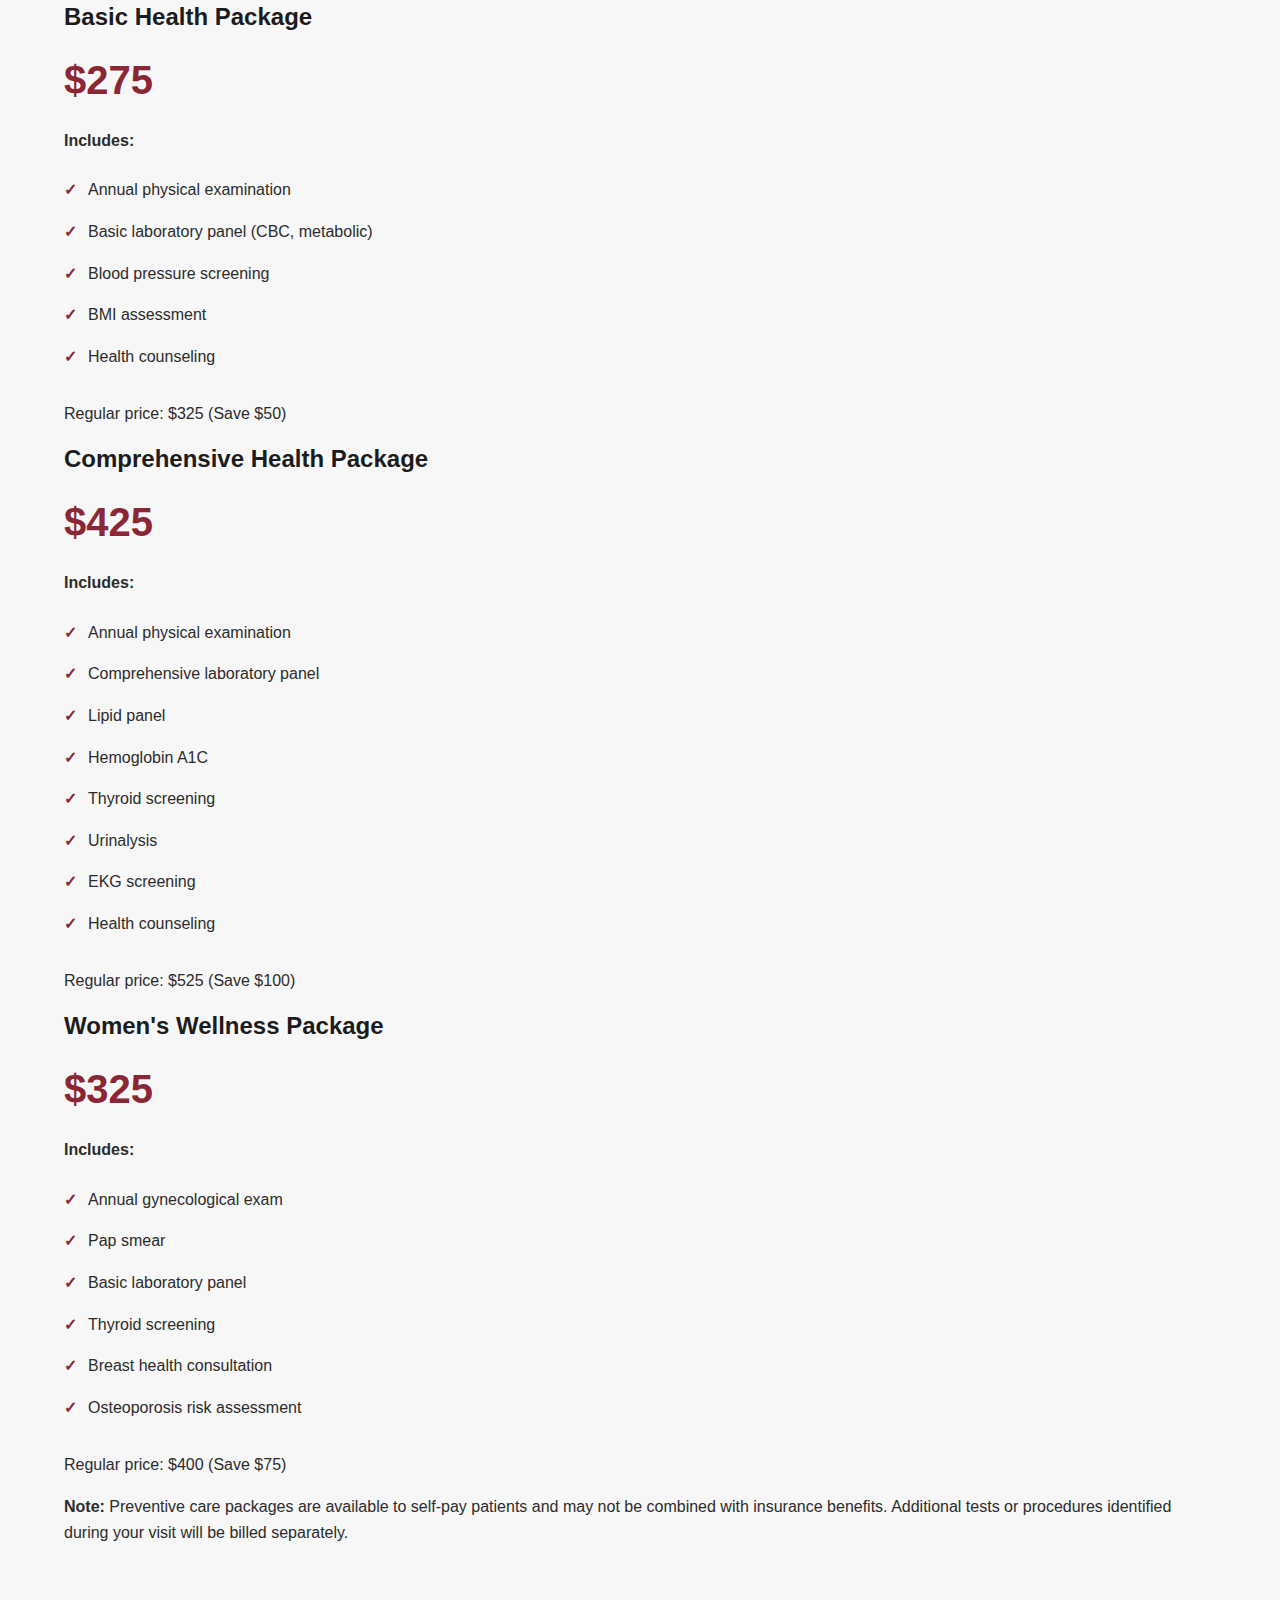
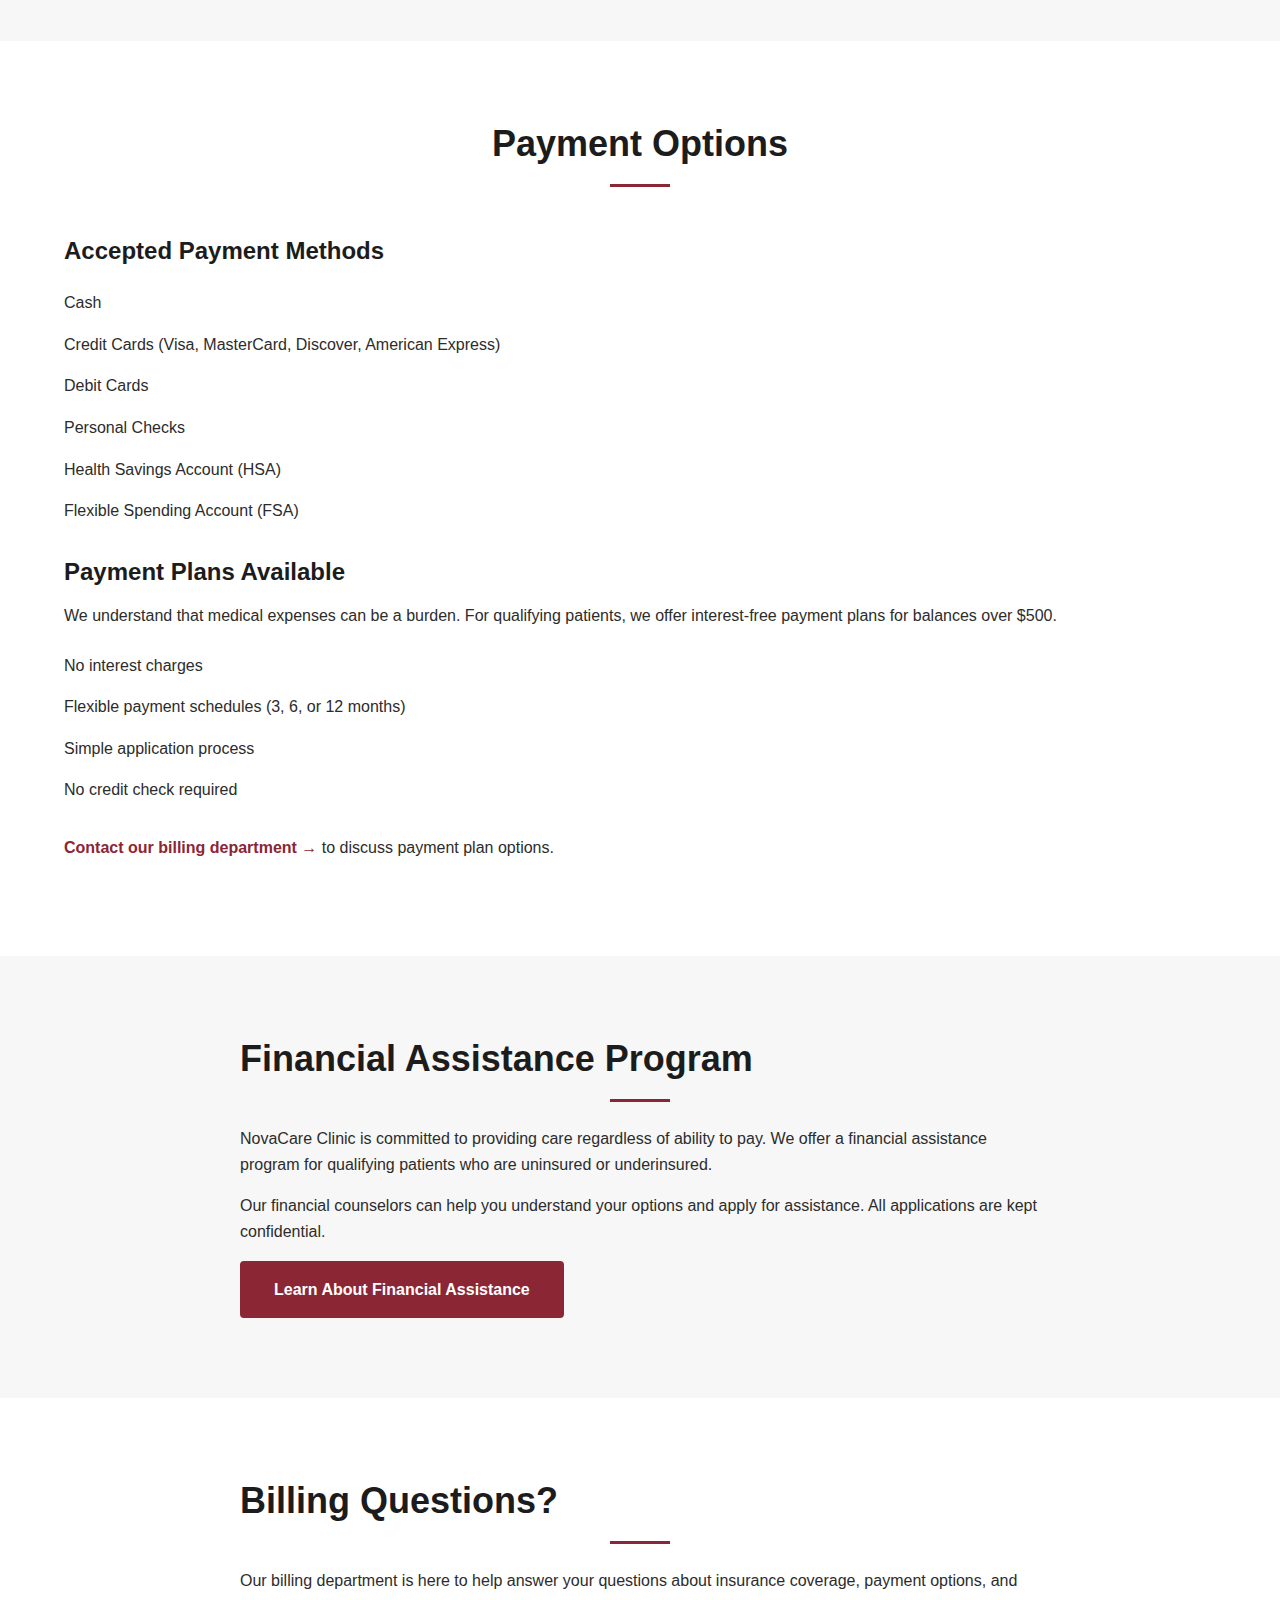
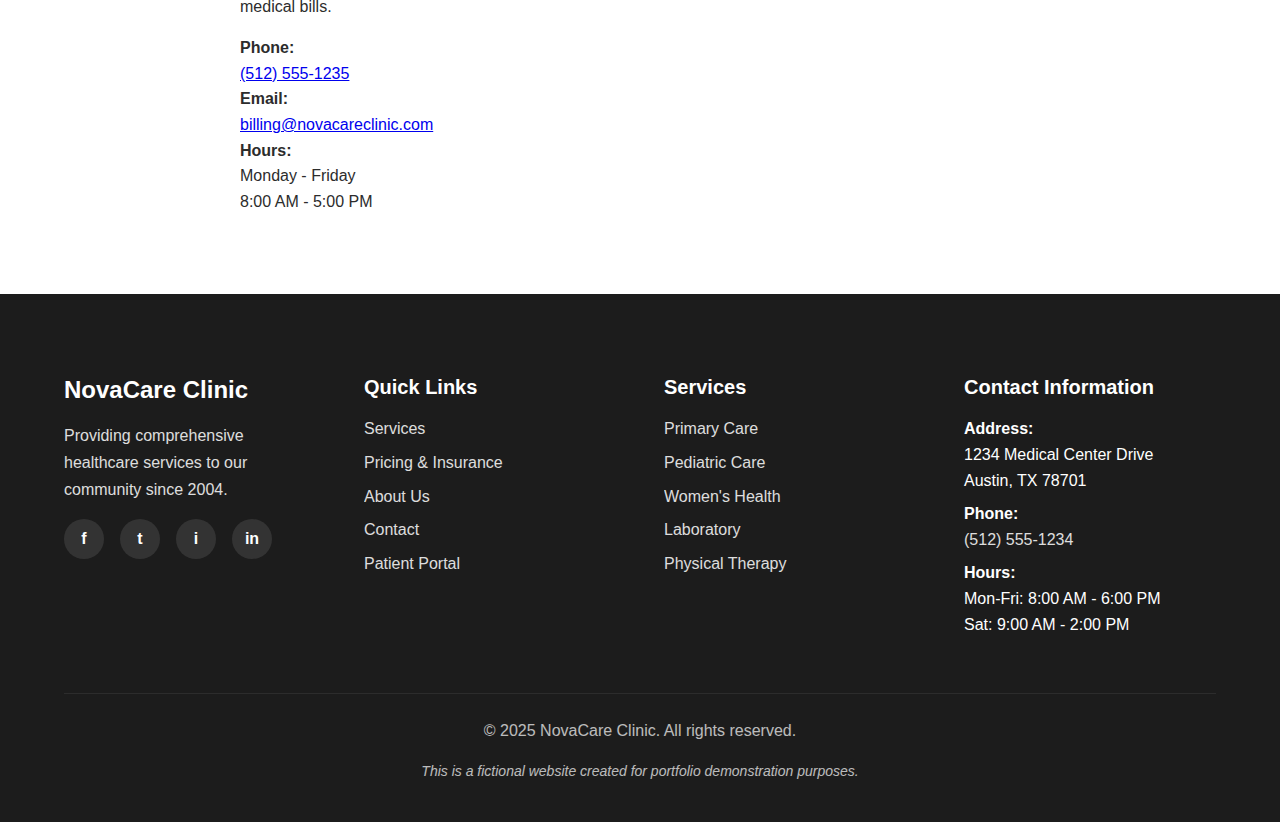
<file: pricing-insurance.html>
<!DOCTYPE html>
<html lang="en">
<head>
    <meta charset="UTF-8">
    <meta name="viewport" content="width=device-width, initial-scale=1.0">
    <meta name="description" content="Transparent pricing and insurance information for NovaCare Clinic. We accept most major insurance plans.">
    <title>Pricing & Insurance | NovaCare Clinic</title>
    <link rel="stylesheet" href="css/styles.css">
</head>
<body>
    <!-- HEADER & NAVIGATION -->
    <header class="site-header">
        <div class="container">
            <nav class="main-nav">
                <a href="index.html" class="logo">
                    <span class="logo-text">NovaCare Clinic</span>
                </a>
                
                <button class="mobile-menu-toggle" id="mobileMenuToggle" aria-label="Toggle menu">
                    <span></span>
                    <span></span>
                    <span></span>
                </button>

                <ul class="nav-menu" id="navMenu">
                    <li><a href="index.html" class="nav-link">Home</a></li>
                    <li><a href="services.html" class="nav-link">Services</a></li>
                    <li><a href="pricing-insurance.html" class="nav-link active">Pricing & Insurance</a></li>
                    <li><a href="about.html" class="nav-link">About Us</a></li>
                    <li><a href="contact.html" class="nav-link">Contact</a></li>
                    <li><a href="contact.html#appointment" class="btn btn-primary btn-nav">Schedule Visit</a></li>
                </ul>
            </nav>
        </div>
    </header>

    <!-- PAGE HEADER -->
    <section class="page-header">
        <div class="container">
            <h1>Pricing & Insurance Information</h1>
            <p class="page-subtitle">
                Transparent pricing and flexible payment options
            </p>
        </div>
    </section>

    <!-- INTRO SECTION -->
    <section class="section">
        <div class="container">
            <div class="content-narrow">
                <p class="lead-text">
                    At NovaCare Clinic, we believe in transparent pricing and work with most major 
                    insurance providers to make quality healthcare accessible. Our billing department 
                    is available to answer questions about coverage, costs, and payment options.
                </p>
            </div>
        </div>
    </section>

    <!-- INSURANCE ACCEPTED -->
    <section class="section bg-light">
        <div class="container">
            <div class="section-header center">
                <h2>Insurance Plans Accepted</h2>
                <div class="divider"></div>
                <p class="section-description">
                    We accept most major insurance plans. If you don't see your plan listed, 
                    please contact our billing department to verify coverage.
                </p>
            </div>

            <div class="insurance-grid">
                <div class="insurance-category">
                    <h3>Commercial Insurance</h3>
                    <ul class="insurance-list">
                        <li>Blue Cross Blue Shield</li>
                        <li>Aetna</li>
                        <li>Cigna</li>
                        <li>United Healthcare</li>
                        <li>Humana</li>
                        <li>Scott & White Health Plan</li>
                    </ul>
                </div>

                <div class="insurance-category">
                    <h3>Government Programs</h3>
                    <ul class="insurance-list">
                        <li>Medicare</li>
                        <li>Medicaid</li>
                        <li>CHIP (Children's Health Insurance)</li>
                        <li>Tricare</li>
                        <li>Veterans Affairs (VA)</li>
                    </ul>
                </div>

                <div class="insurance-category">
                    <h3>Marketplace Plans</h3>
                    <ul class="insurance-list">
                        <li>Health Insurance Marketplace</li>
                        <li>Affordable Care Act (ACA) Plans</li>
                        <li>Community Health Choice</li>
                        <li>Ambetter</li>
                    </ul>
                </div>
            </div>

            <div class="info-callout">
                <p>
                    <strong>Not sure about your coverage?</strong> 
                    Contact our billing department at <a href="tel:+15125551235">(512) 555-1235</a> 
                    or email <a href="mailto:billing@novacareclinic.com">billing@novacareclinic.com</a> 
                    to verify your insurance benefits.
                </p>
            </div>
        </div>
    </section>

    <!-- SELF-PAY PRICING -->
    <section class="section">
        <div class="container">
            <div class="section-header center">
                <h2>Self-Pay Pricing</h2>
                <div class="divider"></div>
                <p class="section-description">
                    For patients without insurance or those with high-deductible plans, 
                    we offer competitive self-pay rates. Payment is expected at time of service.
                </p>
            </div>

            <div class="pricing-table-wrapper">
                <table class="pricing-table">
                    <thead>
                        <tr>
                            <th>Service</th>
                            <th>New Patient</th>
                            <th>Established Patient</th>
                        </tr>
                    </thead>
                    <tbody>
                        <tr>
                            <td>General Consultation (Primary Care)</td>
                            <td>$150</td>
                            <td>$100</td>
                        </tr>
                        <tr>
                            <td>Extended Consultation (30+ minutes)</td>
                            <td>$225</td>
                            <td>$175</td>
                        </tr>
                        <tr>
                            <td>Annual Physical Examination</td>
                            <td>$200</td>
                            <td>$175</td>
                        </tr>
                        <tr>
                            <td>Well-Child Visit (Pediatrics)</td>
                            <td>$125</td>
                            <td>$100</td>
                        </tr>
                        <tr>
                            <td>Women's Health Annual Exam</td>
                            <td>$175</td>
                            <td>$150</td>
                        </tr>
                        <tr>
                            <td>Urgent Care Visit</td>
                            <td colspan="2">$125</td>
                        </tr>
                    </tbody>
                </table>
            </div>

            <p class="table-note">
                * Prices shown are base consultation fees and do not include additional procedures, 
                laboratory tests, or medications. Detailed pricing will be provided before services are rendered.
            </p>
        </div>
    </section>

    <!-- SPECIALIST & PROCEDURE PRICING -->
    <section class="section bg-light">
        <div class="container">
            <div class="section-header center">
                <h2>Specialist Services & Procedures</h2>
                <div class="divider"></div>
            </div>

            <div class="pricing-table-wrapper">
                <table class="pricing-table">
                    <thead>
                        <tr>
                            <th>Service Category</th>
                            <th>Price Range</th>
                        </tr>
                    </thead>
                    <tbody>
                        <tr>
                            <td>Physical Therapy Evaluation</td>
                            <td>$150</td>
                        </tr>
                        <tr>
                            <td>Physical Therapy Session (45 min)</td>
                            <td>$85</td>
                        </tr>
                        <tr>
                            <td>Basic Laboratory Panel</td>
                            <td>$75 - $125</td>
                        </tr>
                        <tr>
                            <td>Comprehensive Metabolic Panel</td>
                            <td>$95</td>
                        </tr>
                        <tr>
                            <td>Lipid Panel</td>
                            <td>$65</td>
                        </tr>
                        <tr>
                            <td>Hemoglobin A1C</td>
                            <td>$45</td>
                        </tr>
                        <tr>
                            <td>Thyroid Panel</td>
                            <td>$85</td>
                        </tr>
                        <tr>
                            <td>Immunizations (per vaccine)</td>
                            <td>$25 - $75</td>
                        </tr>
                    </tbody>
                </table>
            </div>

            <p class="table-note">
                Laboratory test pricing varies based on test complexity. We provide detailed cost 
                estimates before ordering tests.
            </p>
        </div>
    </section>

    <!-- PREVENTIVE CARE PACKAGES -->
    <section class="section">
        <div class="container">
            <div class="section-header center">
                <h2>Preventive Care Packages</h2>
                <div class="divider"></div>
                <p class="section-description">
                    Our preventive care packages offer comprehensive health screenings at a discounted rate. 
                    These packages are designed to help you maintain optimal health.
                </p>
            </div>

            <div class="package-grid">
                <div class="package-item">
                    <h3>Basic Health Package</h3>
                    <div class="package-price">$275</div>
                    <div class="package-description">
                        <p><strong>Includes:</strong></p>
                        <ul>
                            <li>Annual physical examination</li>
                            <li>Basic laboratory panel (CBC, metabolic)</li>
                            <li>Blood pressure screening</li>
                            <li>BMI assessment</li>
                            <li>Health counseling</li>
                        </ul>
                    </div>
                    <p class="package-note">Regular price: $325 (Save $50)</p>
                </div>

                <div class="package-item">
                    <h3>Comprehensive Health Package</h3>
                    <div class="package-price">$425</div>
                    <div class="package-description">
                        <p><strong>Includes:</strong></p>
                        <ul>
                            <li>Annual physical examination</li>
                            <li>Comprehensive laboratory panel</li>
                            <li>Lipid panel</li>
                            <li>Hemoglobin A1C</li>
                            <li>Thyroid screening</li>
                            <li>Urinalysis</li>
                            <li>EKG screening</li>
                            <li>Health counseling</li>
                        </ul>
                    </div>
                    <p class="package-note">Regular price: $525 (Save $100)</p>
                </div>

                <div class="package-item">
                    <h3>Women's Wellness Package</h3>
                    <div class="package-price">$325</div>
                    <div class="package-description">
                        <p><strong>Includes:</strong></p>
                        <ul>
                            <li>Annual gynecological exam</li>
                            <li>Pap smear</li>
                            <li>Basic laboratory panel</li>
                            <li>Thyroid screening</li>
                            <li>Breast health consultation</li>
                            <li>Osteoporosis risk assessment</li>
                        </ul>
                    </div>
                    <p class="package-note">Regular price: $400 (Save $75)</p>
                </div>
            </div>

            <div class="info-callout">
                <p>
                    <strong>Note:</strong> Preventive care packages are available to self-pay patients 
                    and may not be combined with insurance benefits. Additional tests or procedures 
                    identified during your visit will be billed separately.
                </p>
            </div>
        </div>
    </section>

    <!-- PAYMENT OPTIONS -->
    <section class="section bg-light">
        <div class="container">
            <div class="section-header center">
                <h2>Payment Options</h2>
                <div class="divider"></div>
            </div>

            <div class="payment-grid">
                <div class="payment-item">
                    <h3>Accepted Payment Methods</h3>
                    <ul class="payment-list">
                        <li>Cash</li>
                        <li>Credit Cards (Visa, MasterCard, Discover, American Express)</li>
                        <li>Debit Cards</li>
                        <li>Personal Checks</li>
                        <li>Health Savings Account (HSA)</li>
                        <li>Flexible Spending Account (FSA)</li>
                    </ul>
                </div>

                <div class="payment-item">
                    <h3>Payment Plans Available</h3>
                    <p>
                        We understand that medical expenses can be a burden. For qualifying patients, 
                        we offer interest-free payment plans for balances over $500.
                    </p>
                    <ul class="payment-list">
                        <li>No interest charges</li>
                        <li>Flexible payment schedules (3, 6, or 12 months)</li>
                        <li>Simple application process</li>
                        <li>No credit check required</li>
                    </ul>
                    <p>
                        <a href="contact.html" class="link-arrow">Contact our billing department</a> 
                        to discuss payment plan options.
                    </p>
                </div>
            </div>
        </div>
    </section>

    <!-- FINANCIAL ASSISTANCE -->
    <section class="section">
        <div class="container">
            <div class="content-narrow center">
                <h2>Financial Assistance Program</h2>
                <div class="divider"></div>
                <p>
                    NovaCare Clinic is committed to providing care regardless of ability to pay. 
                    We offer a financial assistance program for qualifying patients who are uninsured 
                    or underinsured.
                </p>
                <p>
                    Our financial counselors can help you understand your options and apply for 
                    assistance. All applications are kept confidential.
                </p>
                <a href="contact.html" class="btn btn-primary">Learn About Financial Assistance</a>
            </div>
        </div>
    </section>

    <!-- BILLING QUESTIONS -->
    <section class="section bg-light">
        <div class="container">
            <div class="content-narrow center">
                <h2>Billing Questions?</h2>
                <div class="divider"></div>
                <p>
                    Our billing department is here to help answer your questions about insurance 
                    coverage, payment options, and medical bills.
                </p>
                <div class="contact-options">
                    <div class="contact-option">
                        <strong>Phone:</strong><br>
                        <a href="tel:+15125551235">(512) 555-1235</a>
                    </div>
                    <div class="contact-option">
                        <strong>Email:</strong><br>
                        <a href="mailto:billing@novacareclinic.com">billing@novacareclinic.com</a>
                    </div>
                    <div class="contact-option">
                        <strong>Hours:</strong><br>
                        Monday - Friday<br>
                        8:00 AM - 5:00 PM
                    </div>
                </div>
            </div>
        </div>
    </section>

    <!-- FOOTER -->
    <footer class="site-footer">
        <div class="container">
            <div class="footer-content">
                <div class="footer-section">
                    <h3>NovaCare Clinic</h3>
                    <p>
                        Providing comprehensive healthcare services to our community since 2004.
                    </p>
                    <div class="social-links">
                        <a href="#" aria-label="Facebook" class="social-icon">f</a>
                        <a href="#" aria-label="Twitter" class="social-icon">t</a>
                        <a href="#" aria-label="Instagram" class="social-icon">i</a>
                        <a href="#" aria-label="LinkedIn" class="social-icon">in</a>
                    </div>
                </div>

                <div class="footer-section">
                    <h4>Quick Links</h4>
                    <ul class="footer-links">
                        <li><a href="services.html">Services</a></li>
                        <li><a href="pricing-insurance.html">Pricing & Insurance</a></li>
                        <li><a href="about.html">About Us</a></li>
                        <li><a href="contact.html">Contact</a></li>
                        <li><a href="#">Patient Portal</a></li>
                    </ul>
                </div>

                <div class="footer-section">
                    <h4>Services</h4>
                    <ul class="footer-links">
                        <li><a href="services.html#primary-care">Primary Care</a></li>
                        <li><a href="services.html#pediatrics">Pediatric Care</a></li>
                        <li><a href="services.html#womens-health">Women's Health</a></li>
                        <li><a href="services.html#laboratory">Laboratory</a></li>
                        <li><a href="services.html#physical-therapy">Physical Therapy</a></li>
                    </ul>
                </div>

                <div class="footer-section">
                    <h4>Contact Information</h4>
                    <ul class="footer-contact">
                        <li>
                            <strong>Address:</strong><br>
                            1234 Medical Center Drive<br>
                            Austin, TX 78701
                        </li>
                        <li>
                            <strong>Phone:</strong><br>
                            <a href="tel:+15125551234">(512) 555-1234</a>
                        </li>
                        <li>
                            <strong>Hours:</strong><br>
                            Mon-Fri: 8:00 AM - 6:00 PM<br>
                            Sat: 9:00 AM - 2:00 PM
                        </li>
                    </ul>
                </div>
            </div>

            <div class="footer-bottom">
                <p>&copy; 2025 NovaCare Clinic. All rights reserved.</p>
                <p class="footer-disclaimer">
                    This is a fictional website created for portfolio demonstration purposes.
                </p>
            </div>
        </div>
    </footer>

    <script src="js/main.js"></script>
</body>
</html>
</file>
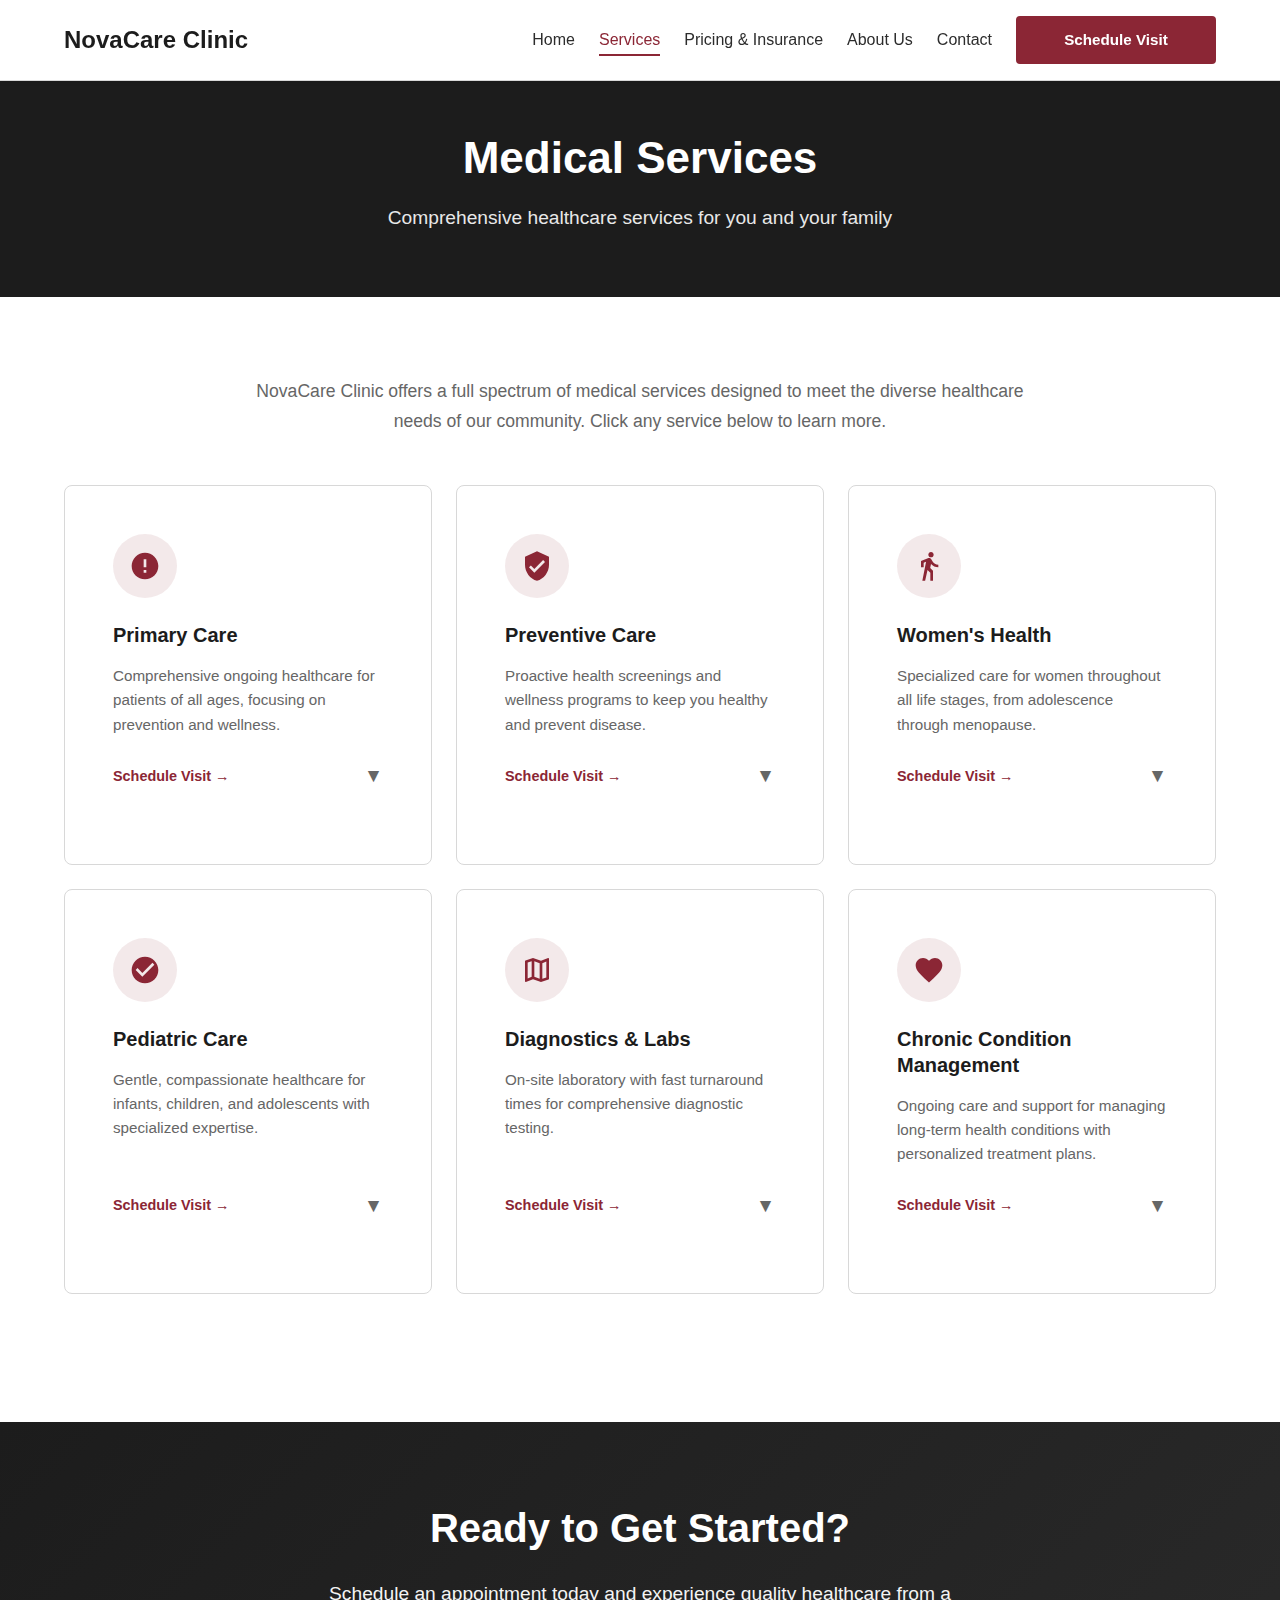
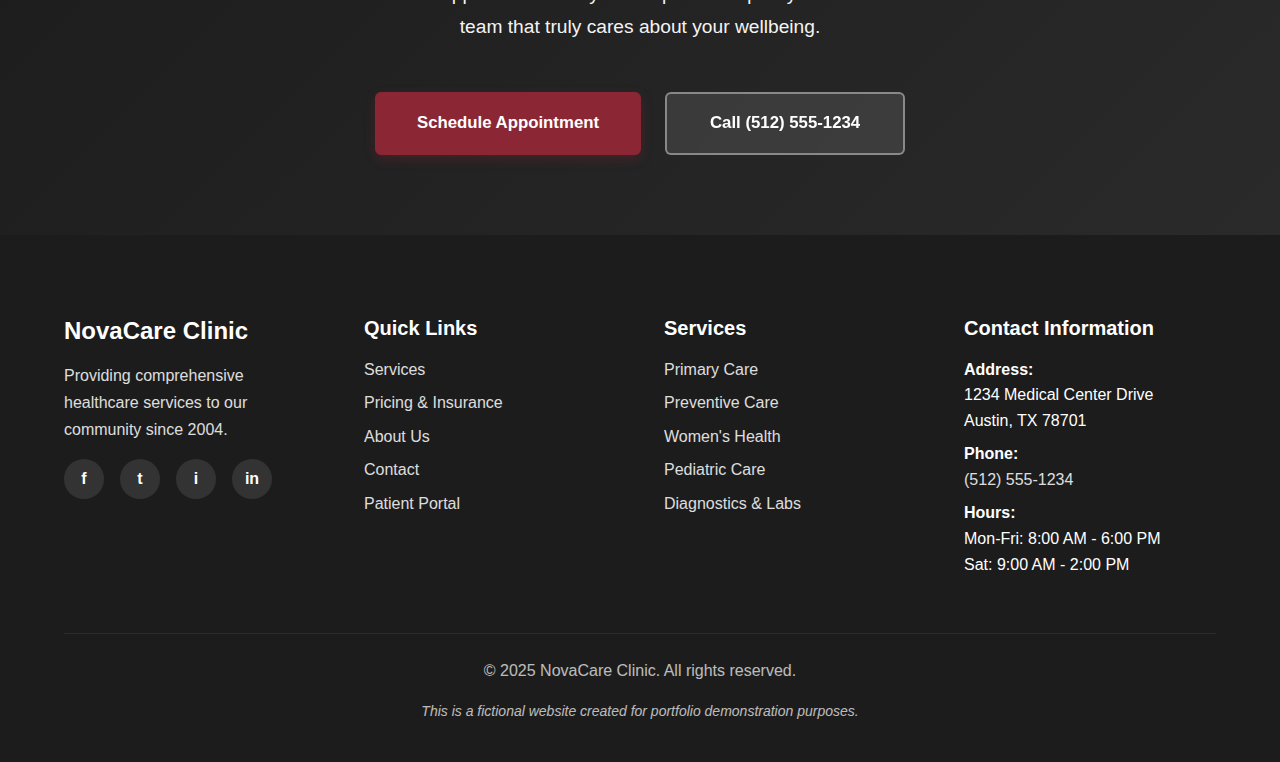
<file: services.html>
<!DOCTYPE html>
<html lang="en">
<head>
    <meta charset="UTF-8">
    <meta name="viewport" content="width=device-width, initial-scale=1.0">
    <meta name="description" content="Comprehensive medical services at NovaCare Clinic including primary care, pediatrics, women's health, and more.">
    <title>Medical Services | NovaCare Clinic</title>
    <link rel="stylesheet" href="css/styles.css">
</head>
<body>
    <!-- HEADER -->
    <header class="site-header">
        <div class="container">
            <nav class="main-nav">
                <a href="index.html" class="logo">
                    <span class="logo-text">NovaCare Clinic</span>
                </a>
                
                <button class="mobile-menu-toggle" id="mobileMenuToggle" aria-label="Toggle menu">
                    <span></span>
                    <span></span>
                    <span></span>
                </button>

                <ul class="nav-menu" id="navMenu">
                    <li><a href="index.html" class="nav-link">Home</a></li>
                    <li><a href="services.html" class="nav-link active">Services</a></li>
                    <li><a href="pricing-insurance.html" class="nav-link">Pricing & Insurance</a></li>
                    <li><a href="about.html" class="nav-link">About Us</a></li>
                    <li><a href="contact.html" class="nav-link">Contact</a></li>
                    <li><a href="contact.html#appointment" class="btn btn-primary btn-nav">Schedule Visit</a></li>
                </ul>
            </nav>
        </div>
    </header>

    <!-- PAGE HEADER -->
    <section class="page-header">
        <div class="container">
            <h1>Medical Services</h1>
            <p class="page-subtitle">
                Comprehensive healthcare services for you and your family
            </p>
        </div>
    </section>

    <!-- SERVICES INTRO -->
    <section class="section bg-light">
        <div class="container">
            <div class="services-intro">
                <p>
                    NovaCare Clinic offers a full spectrum of medical services designed to meet 
                    the diverse healthcare needs of our community. Click any service below to learn more.
                </p>
            </div>

            <!-- SERVICE CARDS GRID -->
            <div class="services-card-grid">
                
                <!-- PRIMARY CARE -->
                <div class="service-card-modern" data-service="primary-care">
                    <div class="service-icon-modern">
                        <svg viewBox="0 0 24 24" xmlns="http://www.w3.org/2000/svg">
                            <path d="M12 2C6.48 2 2 6.48 2 12s4.48 10 10 10 10-4.48 10-10S17.52 2 12 2zm1 15h-2v-2h2v2zm0-4h-2V7h2v6z"/>
                        </svg>
                    </div>
                    <h3>Primary Care</h3>
                    <p class="service-card-description">
                        Comprehensive ongoing healthcare for patients of all ages, focusing on prevention and wellness.
                    </p>
                    <div class="service-card-actions">
                        <a href="contact.html#appointment" class="learn-more-btn">Schedule Visit →</a>
                        <span class="expand-icon" role="button" tabindex="0" aria-label="Expand details">▼</span>
                    </div>
                    <div class="service-details">
                        <div class="service-details-content">
                            <h4>What We Offer:</h4>
                            <ul>
                                <li>Annual physical exams and health screenings</li>
                                <li>Acute illness treatment</li>
                                <li>Chronic disease management</li>
                                <li>Vaccinations and preventive care</li>
                                <li>Specialist referrals and coordination</li>
                            </ul>
                        </div>
                    </div>
                </div>

                <!-- PREVENTIVE CARE -->
                <div class="service-card-modern" data-service="preventive-care">
                    <div class="service-icon-modern">
                        <svg viewBox="0 0 24 24" xmlns="http://www.w3.org/2000/svg">
                            <path d="M12 1L3 5v6c0 5.55 3.84 10.74 9 12 5.16-1.26 9-6.45 9-12V5l-9-4zm-2 16l-4-4 1.41-1.41L10 14.17l6.59-6.59L18 9l-8 8z"/>
                        </svg>
                    </div>
                    <h3>Preventive Care</h3>
                    <p class="service-card-description">
                        Proactive health screenings and wellness programs to keep you healthy and prevent disease.
                    </p>
                    <div class="service-card-actions">
                        <a href="contact.html#appointment" class="learn-more-btn">Schedule Visit →</a>
                        <span class="expand-icon" role="button" tabindex="0" aria-label="Expand details">▼</span>
                    </div>
                    <div class="service-details">
                        <div class="service-details-content">
                            <h4>Services Include:</h4>
                            <ul>
                                <li>Comprehensive wellness exams</li>
                                <li>Cancer screenings and early detection</li>
                                <li>Cardiovascular health assessments</li>
                                <li>Immunization programs</li>
                                <li>Lifestyle counseling and nutrition guidance</li>
                            </ul>
                        </div>
                    </div>
                </div>

                <!-- WOMEN'S HEALTH -->
                <div class="service-card-modern" data-service="womens-health">
                    <div class="service-icon-modern">
                        <svg viewBox="0 0 24 24" xmlns="http://www.w3.org/2000/svg">
                            <path d="M13.5 5.5c1.1 0 2-.9 2-2s-.9-2-2-2-2 .9-2 2 .9 2 2 2zM9.8 8.9L7 23h2.1l1.8-8 2.1 2v6h2v-7.5l-2.1-2 .6-3C14.8 12 16.8 13 19 13v-2c-1.9 0-3.5-1-4.3-2.4l-1-1.6c-.4-.6-1-1-1.7-1-.3 0-.5.1-.8.1L6 8.3V13h2V9.6l1.8-.7"/>
                        </svg>
                    </div>
                    <h3>Women's Health</h3>
                    <p class="service-card-description">
                        Specialized care for women throughout all life stages, from adolescence through menopause.
                    </p>
                    <div class="service-card-actions">
                        <a href="contact.html#appointment" class="learn-more-btn">Schedule Visit →</a>
                        <span class="expand-icon" role="button" tabindex="0" aria-label="Expand details">▼</span>
                    </div>
                    <div class="service-details">
                        <div class="service-details-content">
                            <h4>Services Include:</h4>
                            <ul>
                                <li>Annual gynecological exams</li>
                                <li>Pap smears and cervical cancer screening</li>
                                <li>Breast health evaluations</li>
                                <li>Family planning counseling</li>
                                <li>Menopause management</li>
                            </ul>
                        </div>
                    </div>
                </div>

                <!-- PEDIATRIC CARE -->
                <div class="service-card-modern" data-service="pediatric-care">
                    <div class="service-icon-modern">
                        <svg viewBox="0 0 24 24" xmlns="http://www.w3.org/2000/svg">
                            <path d="M12 2C6.48 2 2 6.48 2 12s4.48 10 10 10 10-4.48 10-10S17.52 2 12 2zm-2 15l-5-5 1.41-1.41L10 14.17l7.59-7.59L19 8l-9 9z"/>
                        </svg>
                    </div>
                    <h3>Pediatric Care</h3>
                    <p class="service-card-description">
                        Gentle, compassionate healthcare for infants, children, and adolescents with specialized expertise.
                    </p>
                    <div class="service-card-actions">
                        <a href="contact.html#appointment" class="learn-more-btn">Schedule Visit →</a>
                        <span class="expand-icon" role="button" tabindex="0" aria-label="Expand details">▼</span>
                    </div>
                    <div class="service-details">
                        <div class="service-details-content">
                            <h4>Services Include:</h4>
                            <ul>
                                <li>Well-child visits and developmental screenings</li>
                                <li>Childhood immunizations</li>
                                <li>School and sports physicals</li>
                                <li>Treatment of childhood illnesses</li>
                                <li>Adolescent medicine and counseling</li>
                            </ul>
                        </div>
                    </div>
                </div>

                <!-- DIAGNOSTICS & LABS -->
                <div class="service-card-modern" data-service="diagnostics">
                    <div class="service-icon-modern">
                        <svg viewBox="0 0 24 24" xmlns="http://www.w3.org/2000/svg">
                            <path d="M20.5 3l-.16.03L15 5.1 9 3 3.36 4.9c-.21.07-.36.25-.36.48V20.5c0 .28.22.5.5.5l.16-.03L9 18.9l6 2.1 5.64-1.9c.21-.07.36-.25.36-.48V3.5c0-.28-.22-.5-.5-.5zM10 5.47l4 1.4v11.66l-4-1.4V5.47zm-5 .99l3-1.01v11.7l-3 1.16V6.46zm14 11.08l-3 1.01V6.86l3-1.16v11.84z"/>
                        </svg>
                    </div>
                    <h3>Diagnostics & Labs</h3>
                    <p class="service-card-description">
                        On-site laboratory with fast turnaround times for comprehensive diagnostic testing.
                    </p>
                    <div class="service-card-actions">
                        <a href="contact.html#appointment" class="learn-more-btn">Schedule Visit →</a>
                        <span class="expand-icon" role="button" tabindex="0" aria-label="Expand details">▼</span>
                    </div>
                    <div class="service-details">
                        <div class="service-details-content">
                            <h4>Testing Available:</h4>
                            <ul>
                                <li>Blood work and metabolic panels</li>
                                <li>Cholesterol and lipid profiles</li>
                                <li>Diabetes monitoring (A1C)</li>
                                <li>Rapid testing (strep, flu, COVID-19)</li>
                                <li>Urinalysis and infectious disease screening</li>
                            </ul>
                            <p class="service-note">
                                <strong>Results:</strong> Most tests processed within 24-48 hours
                            </p>
                        </div>
                    </div>
                </div>

                <!-- CHRONIC CONDITION MANAGEMENT -->
                <div class="service-card-modern" data-service="chronic-care">
                    <div class="service-icon-modern">
                        <svg viewBox="0 0 24 24" xmlns="http://www.w3.org/2000/svg">
                            <path d="M12 21.35l-1.45-1.32C5.4 15.36 2 12.28 2 8.5 2 5.42 4.42 3 7.5 3c1.74 0 3.41.81 4.5 2.09C13.09 3.81 14.76 3 16.5 3 19.58 3 22 5.42 22 8.5c0 3.78-3.4 6.86-8.55 11.54L12 21.35z"/>
                        </svg>
                    </div>
                    <h3>Chronic Condition Management</h3>
                    <p class="service-card-description">
                        Ongoing care and support for managing long-term health conditions with personalized treatment plans.
                    </p>
                    <div class="service-card-actions">
                        <a href="contact.html#appointment" class="learn-more-btn">Schedule Visit →</a>
                        <span class="expand-icon" role="button" tabindex="0" aria-label="Expand details">▼</span>
                    </div>
                    <div class="service-details">
                        <div class="service-details-content">
                            <h4>Conditions We Manage:</h4>
                            <ul>
                                <li>Diabetes (Type 1 and Type 2)</li>
                                <li>Hypertension and heart disease</li>
                                <li>Asthma and COPD</li>
                                <li>Arthritis and chronic pain</li>
                                <li>Thyroid disorders</li>
                            </ul>
                        </div>
                    </div>
                </div>

            </div>
        </div>
    </section>

    <!-- CTA SECTION -->
    <section class="cta-section">
        <div class="container">
            <div class="cta-content">
                <h2>Ready to Get Started?</h2>
                <p>
                    Schedule an appointment today and experience quality healthcare 
                    from a team that truly cares about your wellbeing.
                </p>
                <div class="cta-actions">
                    <a href="contact.html#appointment" class="btn btn-primary">Schedule Appointment</a>
                    <a href="tel:+15125551234" class="btn btn-outline">Call (512) 555-1234</a>
                </div>
            </div>
        </div>
    </section>

    <!-- FOOTER -->
    <footer class="site-footer">
        <div class="container">
            <div class="footer-content">
                <div class="footer-section">
                    <h3>NovaCare Clinic</h3>
                    <p>
                        Providing comprehensive healthcare services to our community since 2004.
                    </p>
                    <div class="social-links">
                        <a href="#" aria-label="Facebook" class="social-icon">f</a>
                        <a href="#" aria-label="Twitter" class="social-icon">t</a>
                        <a href="#" aria-label="Instagram" class="social-icon">i</a>
                        <a href="#" aria-label="LinkedIn" class="social-icon">in</a>
                    </div>
                </div>

                <div class="footer-section">
                    <h4>Quick Links</h4>
                    <ul class="footer-links">
                        <li><a href="services.html">Services</a></li>
                        <li><a href="pricing-insurance.html">Pricing & Insurance</a></li>
                        <li><a href="about.html">About Us</a></li>
                        <li><a href="contact.html">Contact</a></li>
                        <li><a href="#">Patient Portal</a></li>
                    </ul>
                </div>

                <div class="footer-section">
                    <h4>Services</h4>
                    <ul class="footer-links">
                        <li><a href="#primary-care">Primary Care</a></li>
                        <li><a href="#preventive-care">Preventive Care</a></li>
                        <li><a href="#womens-health">Women's Health</a></li>
                        <li><a href="#pediatric-care">Pediatric Care</a></li>
                        <li><a href="#diagnostics">Diagnostics & Labs</a></li>
                    </ul>
                </div>

                <div class="footer-section">
                    <h4>Contact Information</h4>
                    <ul class="footer-contact">
                        <li>
                            <strong>Address:</strong><br>
                            1234 Medical Center Drive<br>
                            Austin, TX 78701
                        </li>
                        <li>
                            <strong>Phone:</strong><br>
                            <a href="tel:+15125551234">(512) 555-1234</a>
                        </li>
                        <li>
                            <strong>Hours:</strong><br>
                            Mon-Fri: 8:00 AM - 6:00 PM<br>
                            Sat: 9:00 AM - 2:00 PM
                        </li>
                    </ul>
                </div>
            </div>

            <div class="footer-bottom">
                <p>&copy; 2025 NovaCare Clinic. All rights reserved.</p>
                <p class="footer-disclaimer">
                    This is a fictional website created for portfolio demonstration purposes.
                </p>
            </div>
        </div>
    </footer>

    <script src="js/main.js"></script>
</body>
</html>
</file>
<file: css/styles.css>
/* ========================================
   NOVACARE CLINIC - FINAL POLISHED VERSION
   Complete stylesheet with all improvements
   ======================================== */

/* ===== RESET & BASE ===== */
* {
    margin: 0;
    padding: 0;
    box-sizing: border-box;
}

:root {
    --color-primary: #F7F7F7;
    --color-white: #FFFFFF;
    --color-secondary: #1C1C1C;
    --color-accent: #8B2635;
    --color-accent-hover: #A32E40;
    --color-text: #2C2C2C;
    --color-text-light: #666666;
    --color-border: #D8D8D8;
    --color-bg-light: #F0F0F0;
    --color-success: #2D7A4D;
    --color-error: #C03744;
    
    --font-primary: -apple-system, BlinkMacSystemFont, 'Segoe UI', 'Helvetica Neue', Arial, sans-serif;
    --font-size-base: 16px;
    --line-height-base: 1.6;
    
    --spacing-xs: 8px;
    --spacing-sm: 16px;
    --spacing-md: 24px;
    --spacing-lg: 48px;
    --spacing-xl: 80px;
    
    --max-width: 1200px;
    --max-width-narrow: 800px;
    
    --transition: all 0.3s ease;
    --shadow-sm: 0 2px 4px rgba(0, 0, 0, 0.08);
    --shadow-md: 0 4px 12px rgba(0, 0, 0, 0.12);
    --shadow-hover: 0 8px 24px rgba(0, 0, 0, 0.15);
}

html {
    scroll-behavior: smooth;
}

body {
    font-family: var(--font-primary);
    line-height: var(--line-height-base);
    color: var(--color-text);
    background-color: var(--color-primary);
    -webkit-font-smoothing: antialiased;
}

/* ===== TYPOGRAPHY ===== */
h1, h2, h3, h4, h5, h6 {
    font-weight: 700;
    line-height: 1.3;
    color: var(--color-secondary);
    margin-bottom: var(--spacing-sm);
}

h1 { font-size: 2.75rem; }
h2 { font-size: 2.25rem; }
h3 { font-size: 1.5rem; }
h4 { font-size: 1.25rem; }

p { margin-bottom: var(--spacing-sm); }

.lead-text {
    font-size: 1.25rem;
    line-height: 1.7;
    color: var(--color-text);
    margin-bottom: var(--spacing-md);
}

/* ===== LAYOUT UTILITIES ===== */
.container {
    max-width: var(--max-width);
    margin: 0 auto;
    padding: 0 var(--spacing-md);
}

.content-narrow {
    max-width: var(--max-width-narrow);
    margin: 0 auto;
}

.content-narrow.center-text {
    text-align: center;
}

.section {
    padding: var(--spacing-xl) 0;
}

.bg-light {
    background-color: var(--color-white);
}

.text-center { text-align: center; }

.mt-sm { margin-top: var(--spacing-sm); }
.mt-md { margin-top: var(--spacing-md); }
.mt-lg { margin-top: var(--spacing-lg); }
.mt-xl { margin-top: var(--spacing-xl); }

.mb-sm { margin-bottom: var(--spacing-sm); }
.mb-md { margin-bottom: var(--spacing-md); }
.mb-lg { margin-bottom: var(--spacing-lg); }
.mb-xl { margin-bottom: var(--spacing-xl); }

/* Section Headers */
.section-header {
    margin-bottom: var(--spacing-lg);
}

.section-header.center {
    text-align: center;
    max-width: 800px;
    margin-left: auto;
    margin-right: auto;
    margin-bottom: var(--spacing-lg);
}

.section-header h2 {
    font-size: 2.25rem;
    margin-bottom: var(--spacing-sm);
}

.section-description {
    font-size: 1.1rem;
    color: var(--color-text-light);
    line-height: 1.6;
}

/* Dividers */
.divider {
    width: 60px;
    height: 3px;
    background-color: var(--color-accent);
    margin: var(--spacing-sm) auto var(--spacing-md);
}

.divider-left {
    width: 60px;
    height: 3px;
    background-color: var(--color-accent);
    margin: var(--spacing-sm) 0 var(--spacing-md);
}

/* ===== ALERT BAR ===== */
.alert-bar {
    background-color: #FFF9E6;
    border-bottom: 2px solid #F5E5A8;
    padding: 14px 0;
    text-align: center;
}

.alert-bar p {
    margin: 0;
    color: #6B5D00;
    font-size: 1rem;
}

.alert-bar strong {
    font-weight: 700;
    color: var(--color-secondary);
}

.alert-bar a {
    color: var(--color-accent);
    font-weight: 600;
    text-decoration: none;
    transition: var(--transition);
}

.alert-bar a:hover {
    text-decoration: underline;
}

/* ===== BUTTONS ===== */
.btn {
    display: inline-block;
    padding: 14px 32px;
    font-size: 1rem;
    font-weight: 600;
    text-decoration: none;
    border-radius: 4px;
    transition: var(--transition);
    border: 2px solid transparent;
    cursor: pointer;
    font-family: var(--font-primary);
    text-align: center;
    min-width: 200px;
}

.btn-primary {
    background-color: var(--color-accent);
    color: var(--color-white);
    border-color: var(--color-accent);
}

.btn-primary:hover {
    background-color: var(--color-accent-hover);
    border-color: var(--color-accent-hover);
}

.btn-secondary {
    background-color: transparent;
    color: var(--color-accent);
    border-color: var(--color-accent);
}

.btn-secondary:hover {
    background-color: var(--color-accent);
    color: var(--color-white);
}

.btn-outline {
    background-color: transparent;
    color: var(--color-secondary);
    border-color: var(--color-secondary);
}

.btn-outline:hover {
    background-color: var(--color-secondary);
    color: var(--color-white);
}

.btn-large {
    padding: 16px 40px;
    font-size: 1.1rem;
}

.btn-nav {
    padding: 10px 24px;
    font-size: 0.95rem;
}

/* Interactive Button Enhancement */
.btn-interactive {
    position: relative;
    overflow: hidden;
}

.btn-interactive:hover {
    transform: translateY(-2px);
}

.btn-interactive:active {
    transform: scale(0.98);
}

/* ===== HEADER & NAVIGATION ===== */
.site-header {
    background-color: var(--color-white);
    border-bottom: 1px solid var(--color-border);
    position: sticky;
    top: 0;
    z-index: 1000;
    box-shadow: var(--shadow-sm);
}

.main-nav {
    display: flex;
    justify-content: space-between;
    align-items: center;
    padding: var(--spacing-sm) 0;
    min-height: 70px;
}

.logo {
    text-decoration: none;
}

.logo-text {
    font-size: 1.5rem;
    font-weight: 700;
    color: var(--color-secondary);
}

.nav-menu {
    display: flex;
    list-style: none;
    align-items: center;
    gap: var(--spacing-md);
}

.nav-link {
    text-decoration: none;
    color: var(--color-text);
    font-weight: 500;
    transition: var(--transition);
    padding: 8px 0;
    position: relative;
}

.nav-link:hover,
.nav-link.active {
    color: var(--color-accent);
}

.nav-link.active::after {
    content: '';
    position: absolute;
    bottom: 0;
    left: 0;
    width: 100%;
    height: 2px;
    background-color: var(--color-accent);
}

.mobile-menu-toggle {
    display: none;
    flex-direction: column;
    gap: 5px;
    background: none;
    border: none;
    cursor: pointer;
    padding: 8px;
}

.mobile-menu-toggle span {
    display: block;
    width: 28px;
    height: 3px;
    background-color: var(--color-secondary);
    transition: var(--transition);
}

/* ===== HERO SECTION - ENHANCED ===== */
.hero-section {
    position: relative;
    background-color: var(--color-white);
    min-height: 550px;
    display: flex;
    align-items: center;
    padding: var(--spacing-xl) 0;
}

.hero-content {
    position: relative;
    z-index: 2;
    width: 100%;
}

.hero-text {
    max-width: 650px;
}

.hero-section h1 {
    font-size: 3rem;
    font-weight: 700;
    line-height: 1.2;
    margin-bottom: var(--spacing-md);
    color: var(--color-secondary);
}

.hero-description {
    font-size: 1.25rem;
    line-height: 1.7;
    color: var(--color-text-light);
    margin-bottom: var(--spacing-lg);
}

.hero-actions {
    display: flex;
    gap: var(--spacing-md);
    flex-wrap: wrap;
    align-items: center;
}

.hero-actions .btn {
    min-width: 220px;
    padding: 16px 32px;
    font-size: 1.05rem;
    font-weight: 600;
}

.hero-actions .btn-primary:hover {
    box-shadow: 0 6px 20px rgba(139, 38, 53, 0.3);
}

.hero-actions .btn-secondary:hover {
    box-shadow: 0 6px 20px rgba(139, 38, 53, 0.15);
}

/* Hero Image - FIXED */
.hero-image-placeholder {
    position: absolute;
    right: 0;
    top: 0;
    width: 45%;
    height: 100%;
    background: linear-gradient(135deg, #E8E8E8 0%, #D0D0D0 100%);
    z-index: 1;
    border-radius: 0 0 0 8px;
    overflow: hidden;
}

.hero-image-placeholder img {
    width: 100%;
    height: 100%;
    object-fit: cover;
    object-position: center;
    display: block;
}

/* ===== PAGE HEADER ===== */
.page-header {
    background-color: var(--color-secondary);
    color: var(--color-white);
    padding: var(--spacing-lg) 0;
    text-align: center;
}

.page-header h1 {
    color: var(--color-white);
    margin-bottom: var(--spacing-sm);
}

.page-subtitle {
    font-size: 1.2rem;
    opacity: 0.9;
}

/* ===== MISSION SECTION ===== */
.mission-section {
    background-color: var(--color-white);
    padding: var(--spacing-xl) 0;
}

.mission-section h2 {
    font-size: 2.5rem;
    margin-bottom: var(--spacing-sm);
}

.mission-section .lead-text {
    font-size: 1.25rem;
    line-height: 1.8;
    color: var(--color-text);
}

/* ===== MODERN SERVICE CARDS (NEW DESIGN) ===== */
.services-intro {
    text-align: center;
    max-width: 800px;
    margin: 0 auto var(--spacing-lg);
}

.services-intro p {
    font-size: 1.1rem;
    line-height: 1.7;
    color: var(--color-text-light);
}

.services-card-grid {
    display: grid;
    grid-template-columns: repeat(3, 1fr);
    gap: var(--spacing-md);
    margin-bottom: var(--spacing-lg);
}

.service-card-modern {
    background-color: var(--color-white);
    border: 1px solid var(--color-border);
    border-radius: 8px;
    padding: var(--spacing-lg);
    transition: var(--transition);
    cursor: pointer;
    position: relative;
    display: flex;
    flex-direction: column;
}

.service-card-modern:hover {
    transform: translateY(-4px);
    box-shadow: var(--shadow-hover);
    border-color: var(--color-accent);
}

.service-card-modern:focus-within {
    outline: 3px solid var(--color-accent);
    outline-offset: 2px;
}

.service-icon-modern {
    width: 64px;
    height: 64px;
    background-color: rgba(139, 38, 53, 0.1);
    border-radius: 50%;
    display: flex;
    align-items: center;
    justify-content: center;
    margin-bottom: var(--spacing-md);
    transition: var(--transition);
}

.service-card-modern:hover .service-icon-modern {
    background-color: var(--color-accent);
    transform: scale(1.05);
}

.service-icon-modern svg {
    width: 32px;
    height: 32px;
    fill: var(--color-accent);
    transition: var(--transition);
}

.service-card-modern:hover .service-icon-modern svg {
    fill: var(--color-white);
}

.service-card-modern h3 {
    font-size: 1.25rem;
    color: var(--color-secondary);
    margin-bottom: var(--spacing-sm);
}

.service-card-description {
    color: var(--color-text-light);
    font-size: 0.95rem;
    line-height: 1.6;
    margin-bottom: var(--spacing-md);
    flex-grow: 1;
}

.service-card-actions {
    display: flex;
    align-items: center;
    justify-content: space-between;
    margin-top: auto;
}

.learn-more-btn {
    color: var(--color-accent);
    font-weight: 600;
    font-size: 0.9rem;
    text-decoration: none;
    display: inline-flex;
    align-items: center;
    gap: 4px;
    transition: var(--transition);
}

.learn-more-btn:hover {
    color: var(--color-accent-hover);
    gap: 8px;
}

.expand-icon {
    font-size: 1.2rem;
    transition: var(--transition);
    color: var(--color-text-light);
    cursor: pointer;
}

.service-card-modern.expanded .expand-icon {
    transform: rotate(180deg);
}

/* Expandable Details */
.service-details {
    max-height: 0;
    overflow: hidden;
    transition: max-height 0.4s ease;
    margin-top: var(--spacing-md);
}

.service-card-modern.expanded .service-details {
    max-height: 800px;
}

.service-details-content {
    padding-top: var(--spacing-md);
    border-top: 1px solid var(--color-border);
}

.service-details h4 {
    font-size: 1rem;
    color: var(--color-secondary);
    margin-bottom: var(--spacing-sm);
    text-transform: uppercase;
    letter-spacing: 0.5px;
    font-size: 0.85rem;
    color: var(--color-accent);
}

.service-details ul {
    list-style: none;
    padding: 0;
    margin-bottom: var(--spacing-md);
}

.service-details li {
    padding: var(--spacing-xs) 0 var(--spacing-xs) 24px;
    position: relative;
    color: var(--color-text);
    line-height: 1.6;
    font-size: 0.95rem;
}

.service-details li::before {
    content: '✓';
    color: var(--color-accent);
    font-weight: 700;
    position: absolute;
    left: 0;
    font-size: 1rem;
}

/* Responsive for modern service cards */
@media (max-width: 968px) {
    .services-card-grid {
        grid-template-columns: repeat(2, 1fr);
    }
}

@media (max-width: 768px) {
    .services-card-grid {
        grid-template-columns: 1fr;
        gap: var(--spacing-sm);
    }

    .service-card-modern {
        padding: var(--spacing-md);
    }
}

/* ===== TRUST CAROUSEL - FIXED VERSION ===== */
.trust-carousel {
    max-width: 900px;
    margin: 0 auto;
    position: relative;
    padding: var(--spacing-lg) 0;
    overflow: hidden;
    width: 100%;
}

.carousel-track {
    display: flex;
    transition: transform 0.5s cubic-bezier(0.4, 0, 0.2, 1);
    will-change: transform;
    width: 100%;
}

.carousel-slide {
    flex: 0 0 100%;
    width: 100%;
    max-width: 100%;
    box-sizing: border-box;
    background: var(--color-white);
    padding: var(--spacing-lg);
    border-radius: 8px;
    border: 1px solid var(--color-border);
    box-shadow: var(--shadow-sm);
    text-align: center;
}

/* Carousel Images - FIXED */
.carousel-image-placeholder {
    width: 100%;
    height: 280px;
    background: linear-gradient(135deg, #E8E8E8 0%, #D0D0D0 100%);
    border-radius: 6px;
    display: flex;
    align-items: center;
    justify-content: center;
    color: var(--color-text-light);
    font-size: 1rem;
    margin-bottom: var(--spacing-md);
    overflow: hidden;
}

.carousel-image-placeholder img {
    width: 100%;
    height: 100%;
    object-fit: cover;
    object-position: center;
    display: block;
}

.trust-content h3 {
    font-size: 1.5rem;
    margin-bottom: var(--spacing-sm);
    color: var(--color-secondary);
    margin-top: 0;
}

.trust-content p {
    font-size: 1.05rem;
    line-height: 1.7;
    color: var(--color-text);
    margin: 0;
}

/* Carousel Navigation Buttons */
.carousel-btn {
    position: absolute;
    top: 50%;
    transform: translateY(-50%);
    background: rgba(255, 255, 255, 0.95);
    border: 1px solid var(--color-border);
    width: 48px;
    height: 48px;
    border-radius: 50%;
    font-size: 1.8rem;
    line-height: 1;
    cursor: pointer;
    display: flex;
    align-items: center;
    justify-content: center;
    transition: var(--transition);
    z-index: 10;
    color: var(--color-secondary);
    box-shadow: var(--shadow-sm);
}

.carousel-btn:hover {
    background: var(--color-white);
    border-color: var(--color-accent);
    color: var(--color-accent);
    box-shadow: var(--shadow-md);
}

.carousel-btn:active {
    transform: translateY(-50%) scale(0.95);
}

.carousel-btn:focus-visible {
    outline: 3px solid var(--color-accent);
    outline-offset: 2px;
}

.carousel-prev {
    left: -60px;
}

.carousel-next {
    right: -60px;
}

/* Carousel Indicators */
.carousel-indicators {
    display: flex;
    gap: 10px;
    justify-content: center;
    margin-top: var(--spacing-md);
    padding: var(--spacing-sm) 0;
}

.indicator {
    width: 12px;
    height: 12px;
    border-radius: 50%;
    background: var(--color-border);
    border: none;
    cursor: pointer;
    transition: all 0.3s ease;
    padding: 0;
    flex-shrink: 0;
}

.indicator:hover {
    background: var(--color-text-light);
}

.indicator[aria-selected="true"] {
    background: var(--color-accent);
    width: 32px;
    border-radius: 6px;
}

.indicator:focus-visible {
    outline: 2px solid var(--color-accent);
    outline-offset: 2px;
}

/* Mobile Responsiveness for Carousel */
@media (max-width: 968px) {
    .carousel-prev {
        left: 0;
    }

    .carousel-next {
        right: 0;
    }

    .carousel-btn {
        width: 40px;
        height: 40px;
        font-size: 1.5rem;
    }

    .carousel-image-placeholder {
        height: 220px;
    }
}

@media (max-width: 768px) {
    .trust-carousel {
        padding: var(--spacing-md) 0;
    }

    .carousel-slide {
        padding: var(--spacing-md);
    }

    .trust-content h3 {
        font-size: 1.3rem;
    }

    .trust-content p {
        font-size: 1rem;
    }

    .carousel-prev {
        left: -12px;
    }

    .carousel-next {
        right: -12px;
    }

    .carousel-btn {
        width: 36px;
        height: 36px;
        font-size: 1.3rem;
        opacity: 0.9;
    }
    
    .carousel-image-placeholder {
        height: 200px;
    }
}

@media (max-width: 480px) {
    .carousel-image-placeholder {
        height: 180px;
    }
}

/* ===== SERVICES OVERVIEW (HOMEPAGE) ===== */
.services-overview {
    background-color: var(--color-primary);
}

.services-grid {
    display: grid;
    grid-template-columns: repeat(3, 1fr);
    gap: var(--spacing-md);
}

.service-card {
    background-color: var(--color-white);
    padding: var(--spacing-lg);
    border-radius: 8px;
    border: 1px solid var(--color-border);
    transition: var(--transition);
}

.service-card h3 {
    font-size: 1.25rem;
    margin-bottom: var(--spacing-sm);
}

.service-card p {
    color: var(--color-text-light);
    line-height: 1.6;
    margin-bottom: var(--spacing-md);
}

.link-arrow {
    color: var(--color-accent);
    font-weight: 600;
    text-decoration: none;
    transition: var(--transition);
}

.link-arrow:hover {
    color: var(--color-accent-hover);
}

.link-arrow::after {
    content: ' →';
}

.card-interactive:hover {
    transform: translateY(-4px);
    box-shadow: var(--shadow-md);
}

/* ===== PATIENT RESOURCES - 2×2 GRID ===== */
.resources-grid-2x2 {
    display: grid;
    grid-template-columns: repeat(2, 1fr);
    gap: var(--spacing-md);
    max-width: 900px;
    margin: 0 auto;
}

.resources-grid-2x2 .resource-card {
    background-color: var(--color-white);
    padding: var(--spacing-lg);
    border-radius: 8px;
    border: 1px solid var(--color-border);
    text-decoration: none;
    display: flex;
    flex-direction: column;
    align-items: center;
    text-align: center;
    transition: var(--transition);
    min-height: 220px;
}

.resources-grid-2x2 .resource-card:hover {
    transform: translateY(-4px);
    box-shadow: var(--shadow-md);
    border-color: var(--color-accent);
}

.resources-grid-2x2 .resource-card:active {
    transform: translateY(-2px);
}

.resources-grid-2x2 .resource-icon {
    font-size: 3rem;
    margin-bottom: var(--spacing-sm);
    display: block;
}

.resources-grid-2x2 .resource-card h3 {
    font-size: 1.2rem;
    font-weight: 600;
    color: var(--color-secondary);
    margin-bottom: var(--spacing-xs);
}

.resources-grid-2x2 .resource-card p {
    color: var(--color-text-light);
    font-size: 0.95rem;
    line-height: 1.6;
    margin: 0;
    flex-grow: 1;
}

/* Old resources grid for other pages */
.resources-grid {
    display: grid;
    grid-template-columns: repeat(3, 1fr);
    gap: var(--spacing-md);
}

.resource-card {
    background-color: var(--color-white);
    padding: var(--spacing-lg);
    border-radius: 8px;
    border: 1px solid var(--color-border);
    text-decoration: none;
    display: block;
    transition: var(--transition);
}

.resource-icon {
    font-size: 2.5rem;
    margin-bottom: var(--spacing-sm);
}

.resource-card h3 {
    font-size: 1.2rem;
    font-weight: 600;
    color: var(--color-secondary);
    margin-bottom: var(--spacing-xs);
}

.resource-card p {
    color: var(--color-text-light);
    font-size: 0.95rem;
    line-height: 1.5;
    margin: 0;
}

/* ===== CTA SECTION - ENHANCED ===== */
.cta-section {
    background: linear-gradient(135deg, var(--color-secondary) 0%, #2A2A2A 100%);
    color: var(--color-white);
    text-align: center;
    padding: var(--spacing-xl) 0;
}

.cta-content {
    max-width: 700px;
    margin: 0 auto;
    padding: 0 var(--spacing-md);
}

.cta-content h2 {
    color: var(--color-white);
    font-size: 2.5rem;
    margin-bottom: var(--spacing-md);
    font-weight: 700;
}

.cta-content p {
    font-size: 1.2rem;
    line-height: 1.7;
    margin-bottom: var(--spacing-lg);
    opacity: 0.95;
}

.cta-actions {
    display: flex;
    gap: var(--spacing-md);
    justify-content: center;
    align-items: center;
    flex-wrap: wrap;
}

.cta-section .btn {
    min-width: 240px;
    padding: 16px 40px;
    font-size: 1.05rem;
    font-weight: 600;
    border-radius: 6px;
}

.cta-section .btn-primary {
    background-color: var(--color-accent);
    color: var(--color-white);
    border-color: var(--color-accent);
    box-shadow: 0 4px 12px rgba(139, 38, 53, 0.3);
}

.cta-section .btn-primary:hover {
    background-color: var(--color-accent-hover);
    box-shadow: 0 6px 20px rgba(139, 38, 53, 0.4);
}

.cta-section .btn-outline {
    background-color: rgba(255, 255, 255, 0.1);
    color: var(--color-white);
    border: 2px solid rgba(255, 255, 255, 0.4);
    backdrop-filter: blur(10px);
}

.cta-section .btn-outline:hover {
    background-color: rgba(255, 255, 255, 0.2);
    border-color: rgba(255, 255, 255, 0.6);
    box-shadow: 0 6px 20px rgba(255, 255, 255, 0.2);
}

/* ===== FOOTER ===== */
.site-footer {
    background-color: var(--color-secondary);
    color: var(--color-white);
    padding: var(--spacing-xl) 0 var(--spacing-md);
}

.footer-content {
    display: grid;
    grid-template-columns: repeat(4, 1fr);
    gap: var(--spacing-lg);
    margin-bottom: var(--spacing-lg);
}

.footer-section h3,
.footer-section h4 {
    color: var(--color-white);
    margin-bottom: var(--spacing-sm);
}

.footer-section p {
    opacity: 0.85;
    line-height: 1.7;
}

.footer-links,
.footer-contact {
    list-style: none;
    padding: 0;
}

.footer-links li,
.footer-contact li {
    margin-bottom: var(--spacing-xs);
}

.footer-links a,
.footer-contact a {
    color: var(--color-white);
    opacity: 0.85;
    text-decoration: none;
    transition: var(--transition);
}

.footer-links a:hover,
.footer-contact a:hover {
    opacity: 1;
    color: var(--color-accent-hover);
}

.social-links {
    display: flex;
    gap: var(--spacing-sm);
    margin-top: var(--spacing-sm);
}

.social-icon {
    width: 40px;
    height: 40px;
    background-color: rgba(255, 255, 255, 0.1);
    border-radius: 50%;
    display: flex;
    align-items: center;
    justify-content: center;
    color: var(--color-white);
    text-decoration: none;
    transition: var(--transition);
    font-weight: 600;
}

.social-icon:hover {
    background-color: var(--color-accent);
    transform: translateY(-2px);
}

.footer-bottom {
    border-top: 1px solid rgba(255, 255, 255, 0.1);
    padding-top: var(--spacing-md);
    text-align: center;
    opacity: 0.7;
}

.footer-disclaimer {
    margin-top: var(--spacing-xs);
    font-size: 0.875rem;
    font-style: italic;
}

/* ===== SCROLL ANIMATIONS ===== */
.animate-on-scroll {
    opacity: 0;
    transform: translateY(30px);
    transition: opacity 0.6s ease, transform 0.6s ease;
}

.animate-on-scroll.visible {
    opacity: 1;
    transform: translateY(0);
}

/* ===== FORMS ===== */
.form-wrapper {
    max-width: 800px;
    margin: 0 auto;
}

.appointment-form {
    background-color: var(--color-white);
    padding: var(--spacing-lg);
    border-radius: 8px;
    border: 1px solid var(--color-border);
}

.form-row {
    display: grid;
    grid-template-columns: 1fr 1fr;
    gap: var(--spacing-md);
}

.form-group {
    margin-bottom: var(--spacing-md);
}

.form-group label {
    display: block;
    font-weight: 600;
    margin-bottom: var(--spacing-xs);
    color: var(--color-secondary);
}

.form-group input,
.form-group select,
.form-group textarea {
    width: 100%;
    padding: 12px;
    border: 1px solid var(--color-border);
    border-radius: 4px;
    font-family: var(--font-primary);
    font-size: 1rem;
    transition: var(--transition);
}

.form-group input:focus,
.form-group select:focus,
.form-group textarea:focus {
    outline: none;
    border-color: var(--color-accent);
    box-shadow: 0 0 0 3px rgba(139, 38, 53, 0.1);
}

.form-group textarea {
    resize: vertical;
}

.error-message {
    color: var(--color-error);
    font-size: 0.875rem;
    margin-top: 4px;
    display: none;
}

.error-message.show {
    display: block;
}

.success-message {
    background-color: #E8F5E9;
    color: #2E7D32;
    padding: var(--spacing-md);
    border-radius: 4px;
    border-left: 4px solid #43A047;
    margin-bottom: var(--spacing-md);
    display: none;
}

.success-message.show {
    display: block;
}

/* ===== OTHER PAGE STYLES ===== */

/* Mission & Values */
.mission-statement {
    max-width: 900px;
    margin: 0 auto var(--spacing-xl);
    text-align: center;
}

.mission-text {
    font-size: 1.3rem;
    line-height: 1.8;
    color: var(--color-text);
    font-weight: 500;
}

.values-grid {
    display: grid;
    grid-template-columns: repeat(2, 1fr);
    gap: var(--spacing-lg);
}

.value-card {
    background-color: var(--color-white);
    padding: var(--spacing-lg);
    border-radius: 8px;
    border: 1px solid var(--color-border);
    transition: var(--transition);
}

.value-icon {
    font-size: 2.5rem;
    margin-bottom: var(--spacing-sm);
}

.value-card h3 {
    font-size: 1.3rem;
    font-weight: 600;
    margin-bottom: var(--spacing-sm);
}

.value-card p {
    color: var(--color-text-light);
    line-height: 1.6;
}

/* Doctor Profiles */
.team-grid {
    display: grid;
    grid-template-columns: repeat(2, 1fr);
    gap: var(--spacing-lg);
}

.doctor-profile {
    background-color: var(--color-white);
    border-radius: 8px;
    overflow: hidden;
    border: 1px solid var(--color-border);
    transition: var(--transition);
}

.doctor-image-wrapper {
    width: 100%;
    height: 250px;
    overflow: hidden;
}

.doctor-image-placeholder {
    width: 100%;
    height: 100%;
    background: linear-gradient(135deg, #D0D0D0 0%, #B8B8B8 100%);
}

.doctor-details {
    padding: var(--spacing-md);
}

.doctor-details h3 {
    font-size: 1.3rem;
    margin-bottom: var(--spacing-xs);
}

.doctor-specialty {
    color: var(--color-accent);
    font-weight: 600;
    font-size: 1rem;
    margin-bottom: var(--spacing-sm);
}

.doctor-credentials {
    font-size: 0.9rem;
    color: var(--color-text-light);
    margin-bottom: var(--spacing-sm);
    line-height: 1.6;
}

.doctor-bio {
    color: var(--color-text);
    line-height: 1.6;
    font-size: 0.95rem;
}

/* Support Team & Community */
.support-team-content,
.community-content {
    max-width: 800px;
    margin: 0 auto;
}

.support-team-content h2,
.community-content h2 {
    margin-bottom: var(--spacing-sm);
}

.support-team-content p,
.community-content p {
    line-height: 1.7;
    margin-bottom: var(--spacing-sm);
}

/* Accreditations */
.accreditations-grid {
    display: grid;
    grid-template-columns: repeat(4, 1fr);
    gap: var(--spacing-lg);
    text-align: center;
}

.accreditation-item {
    padding: var(--spacing-md);
}

.accreditation-badge {
    width: 80px;
    height: 80px;
    background-color: var(--color-bg-light);
    border-radius: 50%;
    margin: 0 auto var(--spacing-sm);
    border: 3px solid var(--color-accent);
}

/* Contact Page */
.contact-info-grid {
    display: grid;
    grid-template-columns: repeat(4, 1fr);
    gap: var(--spacing-md);
}

.contact-card {
    background-color: var(--color-white);
    padding: var(--spacing-lg);
    border-radius: 8px;
    border: 1px solid var(--color-border);
    text-align: center;
}

.contact-icon {
    font-size: 3rem;
    margin-bottom: var(--spacing-sm);
}

/* Departments Grid */
.departments-grid {
    display: grid;
    grid-template-columns: repeat(2, 1fr);
    gap: var(--spacing-md);
}

.department-card {
    background-color: var(--color-white);
    padding: var(--spacing-md);
    border-radius: 8px;
    border: 1px solid var(--color-border);
    transition: var(--transition);
}

.department-card:hover {
    box-shadow: var(--shadow-md);
}

.department-card h3 {
    font-size: 1.1rem;
    margin-bottom: var(--spacing-sm);
}

/* ===== SERVICE DETAIL PAGE - ENHANCED CLEAN VERSION ===== */

.service-detail-content h3 {
    font-size: 1.2rem;
    font-weight: 600;
    color: var(--color-secondary);
    margin-top: calc(var(--spacing-lg) * 1.5);
    margin-bottom: var(--spacing-md);
    text-transform: uppercase;
    letter-spacing: 0.5px;
    font-size: 0.95rem;
    color: var(--color-accent);
}

.service-list {
    list-style: none;
    padding: 0;
    margin: var(--spacing-lg) 0;
    display: grid;
    gap: var(--spacing-md);
}

.service-list li {
    padding: var(--spacing-md) var(--spacing-md) var(--spacing-md) 40px;
    position: relative;
    color: var(--color-text);
    background-color: transparent;
    border-radius: 0;
    line-height: 1.7;
    font-size: 1rem;
    border-left: 3px solid var(--color-accent);
    transition: var(--transition);
}

.service-list li:hover {
    border-left-color: var(--color-accent-hover);
    padding-left: 44px;
}

.service-list li::before {
    content: '✓';
    color: var(--color-accent);
    font-weight: 700;
    position: absolute;
    left: 14px;
    top: var(--spacing-md);
    font-size: 1.1rem;
}

/* Service Note Styling */
.service-note {
    font-size: 0.95rem;
    color: var(--color-text-light);
    line-height: 1.7;
    margin-top: var(--spacing-lg);
    padding: var(--spacing-md);
    background-color: var(--color-bg-light);
    border-left: 3px solid var(--color-accent);
    border-radius: 4px;
}

.service-note strong {
    color: var(--color-secondary);
}

/* Info Box Enhancement */
.info-box {
    background-color: #F8F9FA;
    border-left: 4px solid var(--color-accent);
    padding: var(--spacing-lg);
    margin-top: var(--spacing-lg);
    border-radius: 6px;
    box-shadow: var(--shadow-sm);
}

.info-box h4 {
    color: var(--color-secondary);
    margin-bottom: var(--spacing-md);
    font-size: 1.1rem;
}

.info-box p {
    color: var(--color-text);
    margin-bottom: var(--spacing-sm);
    line-height: 1.7;
}

.info-box p:last-child {
    margin-bottom: 0;
}

.info-box .service-note {
    margin-top: var(--spacing-md);
    background-color: rgba(139, 38, 53, 0.05);
    border-left-color: var(--color-accent-hover);
}

/* Button Spacing */
.service-detail-content .btn {
    margin-top: calc(var(--spacing-lg) * 1.5);
}

/* Pricing Page */
.insurance-cards-grid {
    display: grid;
    grid-template-columns: repeat(3, 1fr);
    gap: var(--spacing-lg);
    margin-bottom: var(--spacing-lg);
}

.insurance-card {
    background-color: var(--color-white);
    padding: var(--spacing-lg);
    border-radius: 8px;
    border: 1px solid var(--color-border);
    transition: var(--transition);
}

.insurance-card:hover {
    transform: translateY(-4px);
    box-shadow: var(--shadow-hover);
    border-color: var(--color-accent);
}

.insurance-icon {
    font-size: 3rem;
    margin-bottom: var(--spacing-sm);
}

.insurance-card h3 {
    font-size: 1.3rem;
    font-weight: 600;
    color: var(--color-secondary);
    margin-bottom: var(--spacing-md);
}

.insurance-list {
    list-style: none;
    padding: 0;
    margin: 0;
}

.insurance-list li {
    padding: var(--spacing-xs) 0;
    color: var(--color-text);
    line-height: 1.6;
}

.preventive-packages-grid {
    display: grid;
    grid-template-columns: repeat(3, 1fr);
    gap: var(--spacing-lg);
    margin-bottom: var(--spacing-lg);
}

.package-card {
    background-color: var(--color-white);
    padding: var(--spacing-lg);
    border-radius: 8px;
    border: 2px solid var(--color-border);
    transition: var(--transition);
    position: relative;
    display: flex;
    flex-direction: column;
}

.package-card:hover {
    transform: translateY(-4px);
    box-shadow: var(--shadow-hover);
}

.package-card.featured {
    border-color: var(--color-accent);
    box-shadow: 0 4px 20px rgba(139, 38, 53, 0.15);
}

.package-badge {
    position: absolute;
    top: -12px;
    left: 50%;
    transform: translateX(-50%);
    background-color: var(--color-accent);
    color: var(--color-white);
    padding: 4px 16px;
    border-radius: 12px;
    font-size: 0.875rem;
    font-weight: 600;
}

.package-price {
    font-size: 2.5rem;
    font-weight: 700;
    color: var(--color-accent);
    margin: var(--spacing-sm) 0;
}

.package-savings {
    font-size: 0.9rem;
    color: var(--color-text-light);
    margin-bottom: var(--spacing-md);
    font-style: italic;
}

.package-description {
    flex-grow: 1;
    margin-bottom: var(--spacing-md);
}

.package-description ul {
    list-style: none;
    padding: 0;
    margin: 0;
}

.package-description li {
    padding: var(--spacing-xs) 0;
    padding-left: 24px;
    position: relative;
    color: var(--color-text);
    line-height: 1.6;
}

.package-description li::before {
    content: '✓';
    position: absolute;
    left: 0;
    color: var(--color-accent);
    font-weight: 700;
}

.package-card .btn {
    width: 100%;
    margin-top: auto;
}

.payment-options-grid {
    display: grid;
    grid-template-columns: repeat(2, 1fr);
    gap: var(--spacing-lg);
    max-width: 1000px;
    margin: 0 auto;
}

.payment-card {
    background-color: var(--color-white);
    padding: var(--spacing-lg);
    border-radius: 8px;
    border: 1px solid var(--color-border);
    transition: var(--transition);
}

.payment-card:hover {
    box-shadow: var(--shadow-md);
}

.payment-icon {
    font-size: 3rem;
    margin-bottom: var(--spacing-sm);
}

.payment-card h3 {
    font-size: 1.3rem;
    font-weight: 600;
    color: var(--color-secondary);
    margin-bottom: var(--spacing-md);
}

.payment-list {
    list-style: none;
    padding: 0;
    margin: 0 0 var(--spacing-md) 0;
}

.payment-list li {
    padding: var(--spacing-xs) 0;
    color: var(--color-text);
    line-height: 1.6;
}

.financial-content,
.billing-content {
    max-width: 800px;
    margin: 0 auto;
    text-align: left;
}

.financial-content h2,
.billing-content h2 {
    font-size: 2rem;
    font-weight: 700;
    color: var(--color-secondary);
    margin-bottom: var(--spacing-sm);
}

.contact-info-inline {
    display: grid;
    grid-template-columns: repeat(3, 1fr);
    gap: var(--spacing-lg);
    margin-top: var(--spacing-lg);
}

.contact-info-item {
    padding: var(--spacing-md);
    background-color: var(--color-bg-light);
    border-radius: 4px;
}

/* Map Section */
.map-section {
    display: grid;
    grid-template-columns: 2fr 1fr;
    gap: var(--spacing-lg);
    margin-top: var(--spacing-lg);
}

.map-fake {
    display: grid;
    grid-template-columns: 1fr 380px;
    gap: var(--spacing-lg);
    align-items: start;
}

.map-image-placeholder {
    position: relative;
    background: linear-gradient(135deg, #CFCFCF 0%, #A8A8A8 100%);
    border-radius: 8px;
    min-height: 320px;
    display: flex;
    align-items: center;
    justify-content: center;
}

.map-marker {
    font-size: 2rem;
    background: rgba(255,255,255,0.85);
    padding: 8px 10px;
    border-radius: 999px;
}

.directions-info {
    background-color: var(--color-white);
    padding: var(--spacing-lg);
    border-radius: 4px;
    border: 1px solid var(--color-border);
}

.directions-section {
    margin-bottom: var(--spacing-md);
}

.directions-section h4 {
    margin-bottom: var(--spacing-xs);
    color: var(--color-accent);
}

.emergency-notice {
    background-color: #FFEBEE;
    border-top: 3px solid #C62828;
    border-bottom: 3px solid #C62828;
    padding: var(--spacing-lg) 0;
}

.emergency-content {
    text-align: center;
    max-width: 700px;
    margin: 0 auto;
}

.emergency-content h2 {
    color: #B71C1C;
    margin-bottom: var(--spacing-sm);
}

.emergency-content p {
    color: #B71C1C;
    font-size: 1.1rem;
}

/* ===== RESPONSIVE DESIGN ===== */

/* Tablet */
@media (max-width: 968px) {
    .services-grid {
        grid-template-columns: repeat(2, 1fr);
    }
    
    .values-grid {
        grid-template-columns: 1fr;
    }
    
    .resources-grid {
        grid-template-columns: repeat(2, 1fr);
    }
    
    .resources-grid-2x2 {
        grid-template-columns: repeat(2, 1fr);
    }
    
    .team-grid {
        grid-template-columns: 1fr;
    }
    
    .hero-section {
        min-height: 450px;
    }
    
    .hero-section h1 {
        font-size: 2.5rem;
    }
    
    .hero-description {
        font-size: 1.15rem;
    }
    
    .hero-image-placeholder {
        display: none;
    }
    
    .footer-content {
        grid-template-columns: repeat(2, 1fr);
    }
    
    .accreditations-grid {
        grid-template-columns: repeat(2, 1fr);
    }
    
    .service-detail {
        grid-template-columns: 1fr;
        gap: var(--spacing-lg);
    }
    
    .service-detail.reverse {
        direction: ltr;
    }
    
    .insurance-cards-grid,
    .preventive-packages-grid {
        grid-template-columns: 1fr;
    }
    
    .payment-options-grid {
        grid-template-columns: 1fr;
    }
    
    .contact-info-inline {
        grid-template-columns: 1fr;
    }
    
    .map-fake,
    .map-section {
        grid-template-columns: 1fr;
    }
}

/* Mobile */
@media (max-width: 768px) {
    .nav-menu {
        position: fixed;
        left: -100%;
        top: 70px;
        flex-direction: column;
        background-color: var(--color-white);
        width: 100%;
        text-align: center;
        transition: var(--transition);
        box-shadow: var(--shadow-md);
        padding: var(--spacing-md) 0;
        gap: var(--spacing-sm);
        border-top: 1px solid var(--color-border);
    }
    
    .nav-menu.active {
        left: 0;
    }
    
    .mobile-menu-toggle {
        display: flex;
    }
    
    h1 { font-size: 2.25rem; }
    h2 { font-size: 1.875rem; }
    
    .hero-section {
        min-height: auto;
        padding: var(--spacing-lg) 0;
    }
    
    .hero-section h1 { 
        font-size: 2.25rem;
        margin-bottom: var(--spacing-sm);
    }
    
    .hero-description { 
        font-size: 1.1rem;
        margin-bottom: var(--spacing-md);
    }
    
    .hero-actions {
        flex-direction: column;
        gap: var(--spacing-sm);
        width: 100%;
    }
    
    .hero-actions .btn {
        width: 100%;
        min-width: auto;
        padding: 14px 24px;
    }
    
    .btn {
        min-height: 44px;
        padding: 12px 24px;
    }
    
    .cta-section {
        padding: var(--spacing-lg) 0;
    }
    
    .cta-content h2 {
        font-size: 2rem;
    }
    
    .cta-content p {
        font-size: 1.1rem;
        margin-bottom: var(--spacing-md);
    }
    
    .cta-actions {
        flex-direction: column;
        gap: var(--spacing-sm);
        width: 100%;
    }
    
    .cta-section .btn {
        width: 100%;
        min-width: auto;
        max-width: 400px;
    }
    
    .services-grid,
    .resources-grid,
    .resources-grid-2x2,
    .contact-info-grid,
    .departments-grid {
        grid-template-columns: 1fr;
    }
    
    .resources-grid-2x2 .resource-card {
        min-height: 180px;
        padding: var(--spacing-md);
    }
    
    .resources-grid-2x2 .resource-icon {
        font-size: 2.5rem;
    }
    
    .footer-content {
        grid-template-columns: 1fr;
    }
    
    .form-row {
        grid-template-columns: 1fr;
    }
    
    .mission-section h2 {
        font-size: 2rem;
    }
    
    .mission-section .lead-text {
        font-size: 1.15rem;
    }
    
    .service-card {
        min-height: auto;
        padding: var(--spacing-md);
    }
    
    .service-detail {
        padding: var(--spacing-md);
    }
    
    .service-list li {
        padding: var(--spacing-sm) var(--spacing-sm) var(--spacing-sm) 28px;
        font-size: 0.95rem;
    }
    
    .service-list li::before {
        left: 12px;
        top: var(--spacing-sm);
    }
    
    .image-placeholder {
        height: 300px;
    }
    
    .package-price {
        font-size: 2rem;
    }
    
    .package-card h3 {
        font-size: 1.2rem;
    }
}

/* Small Mobile */
@media (max-width: 480px) {
    .section {
        padding: var(--spacing-lg) 0;
    }
    
    .hero-section h1 {
        font-size: 1.875rem;
    }
    
    .hero-description {
        font-size: 1rem;
    }
}
</file>
